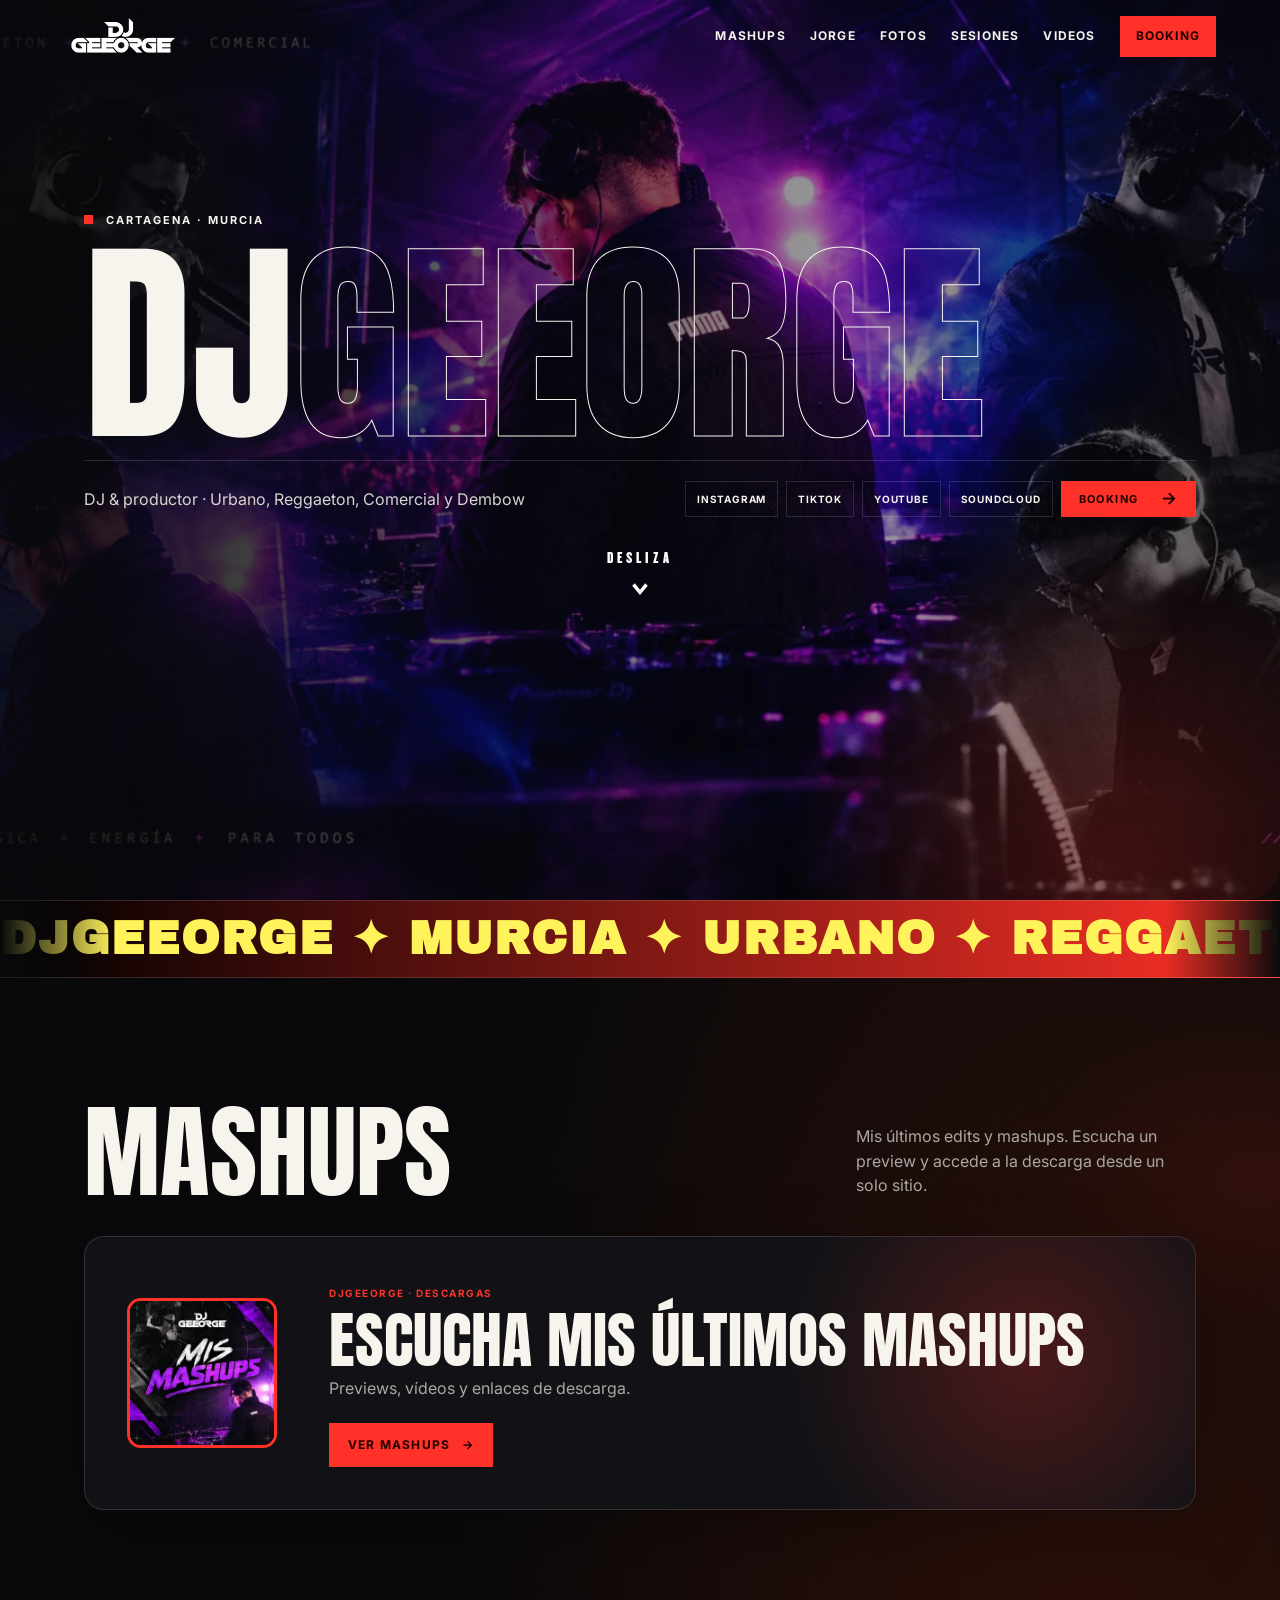
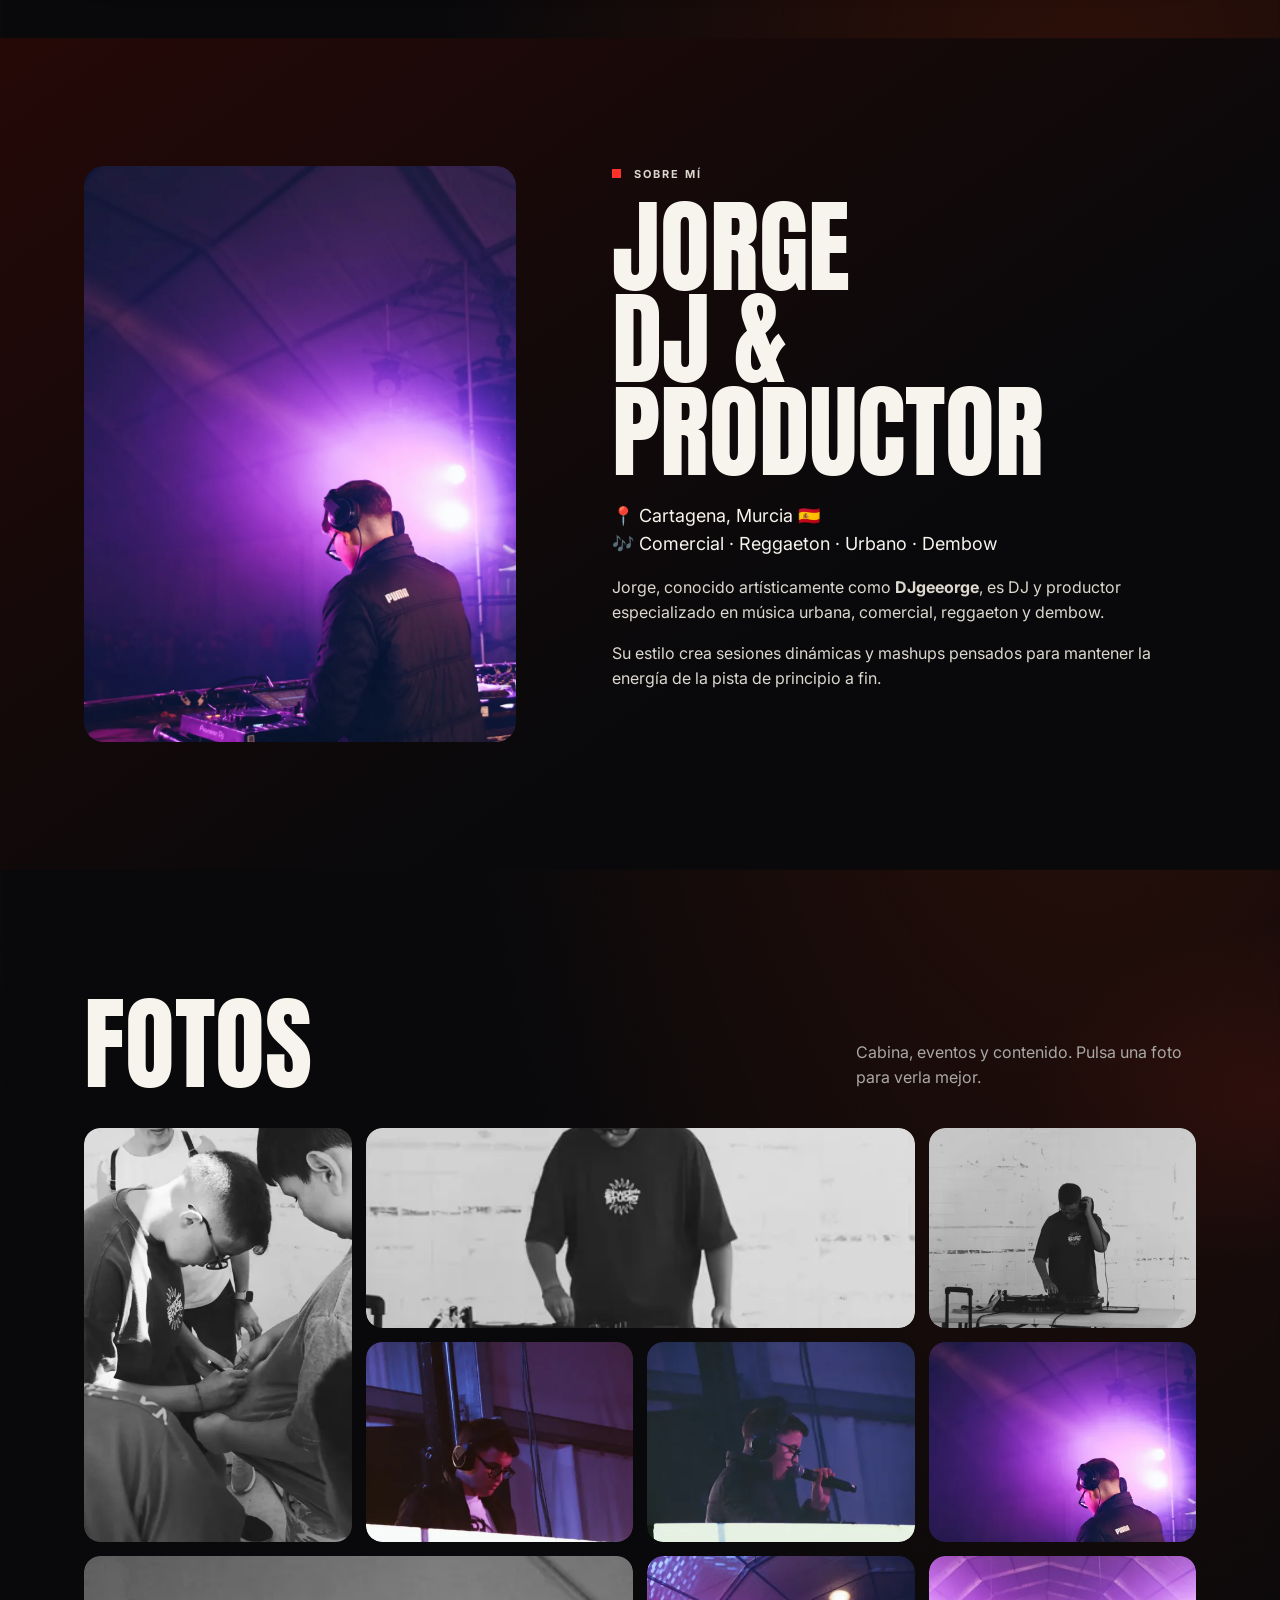
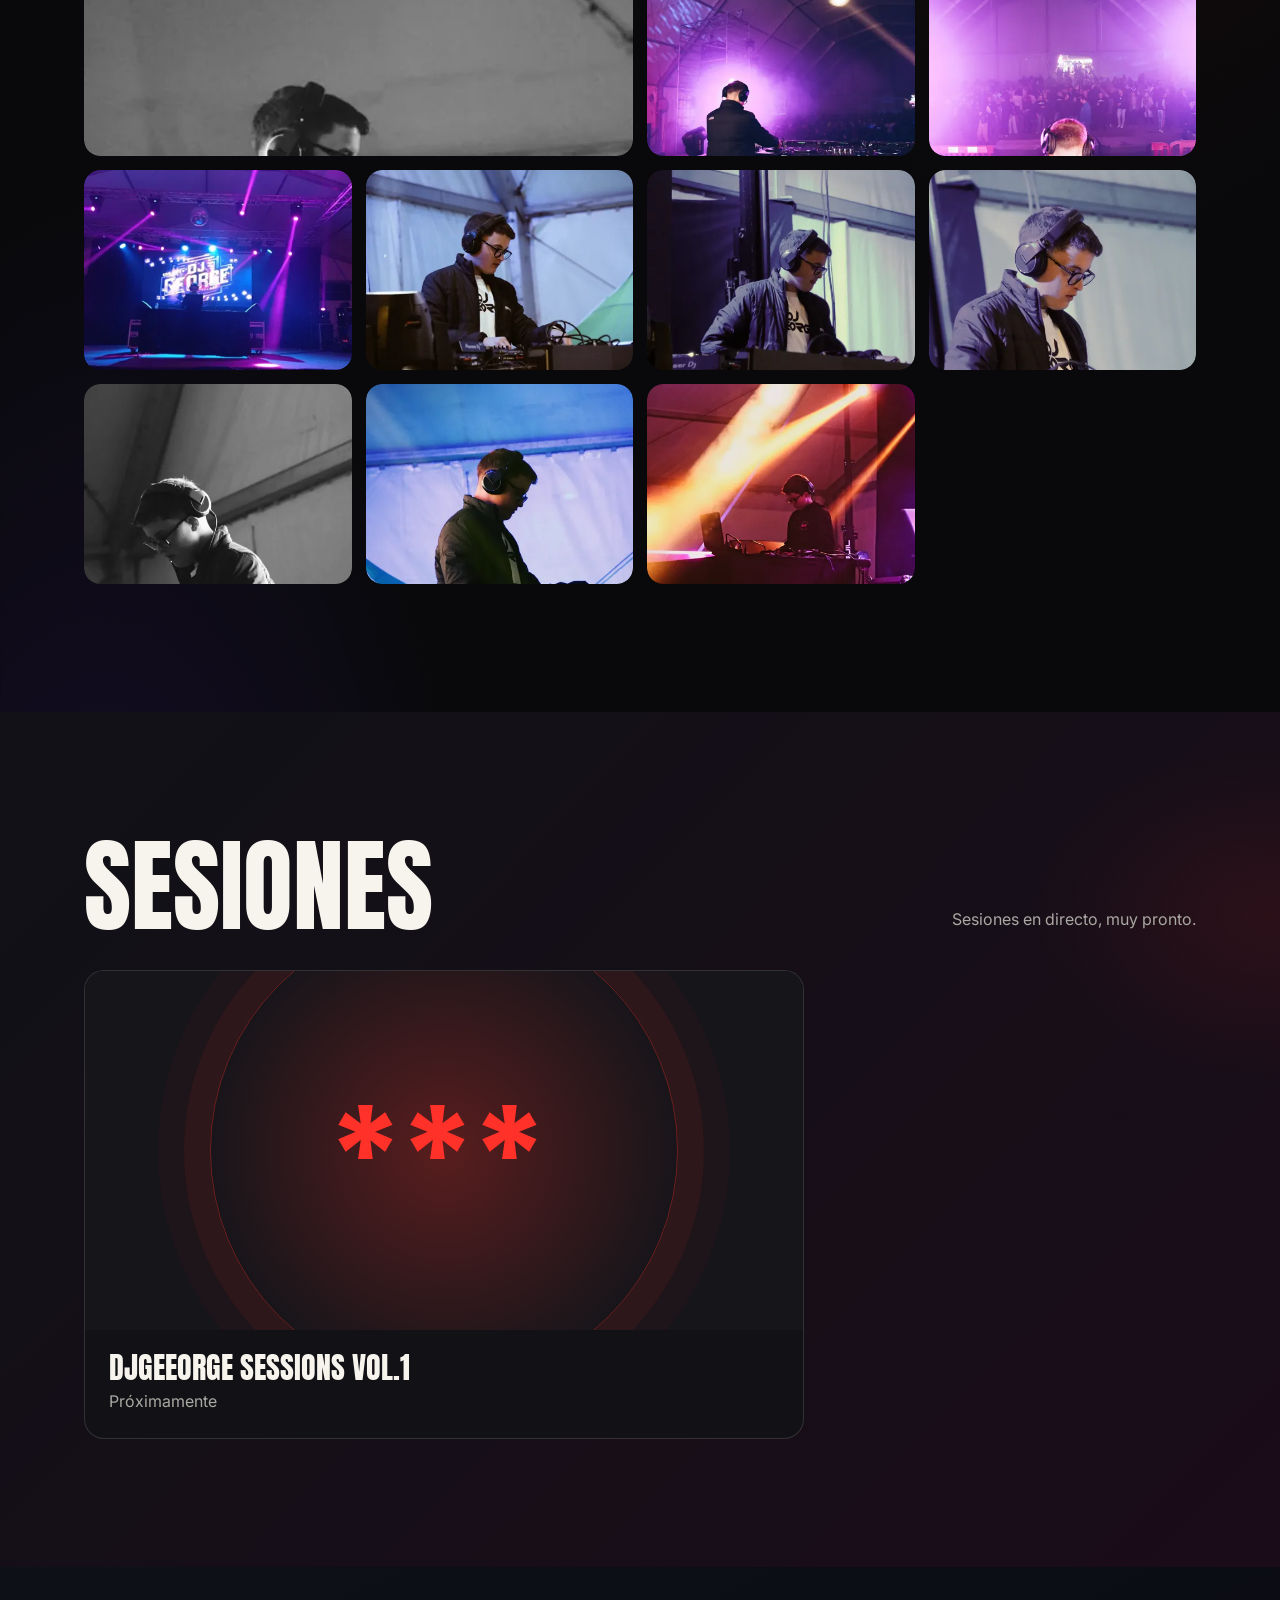
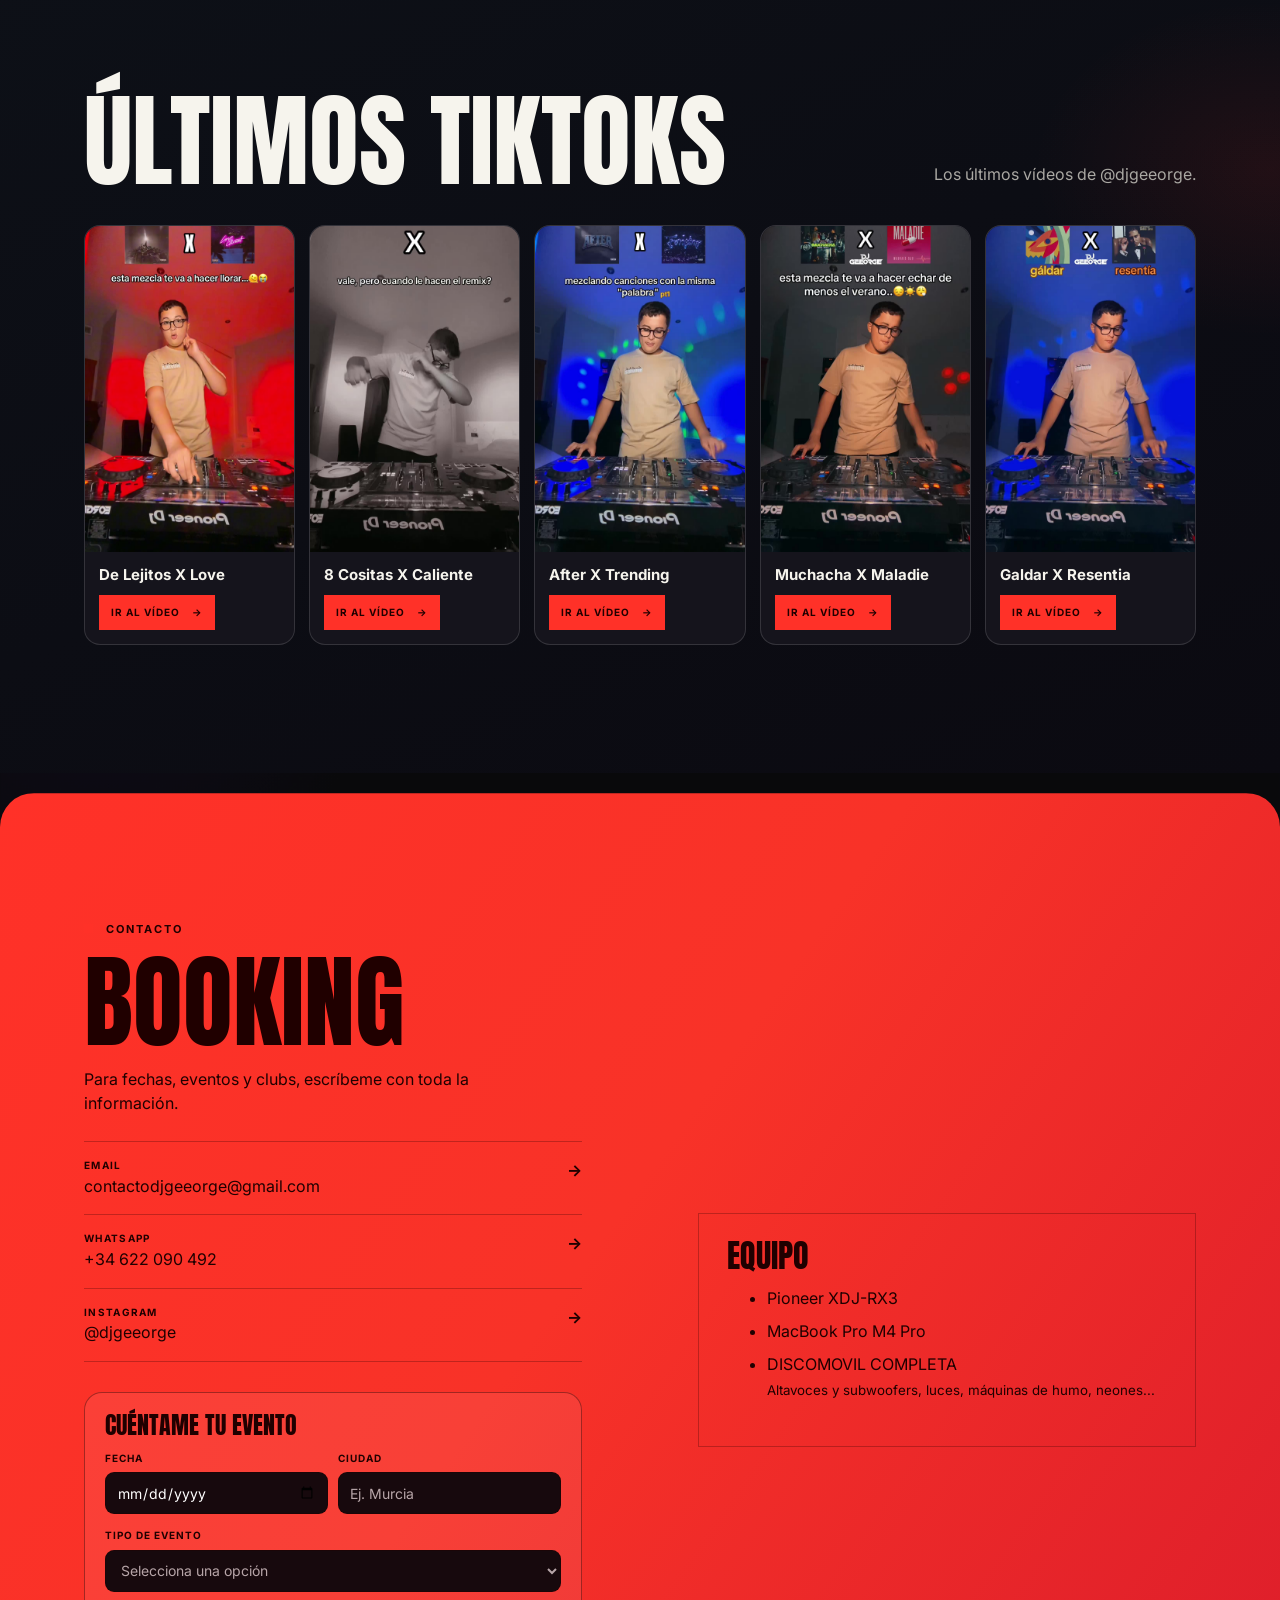
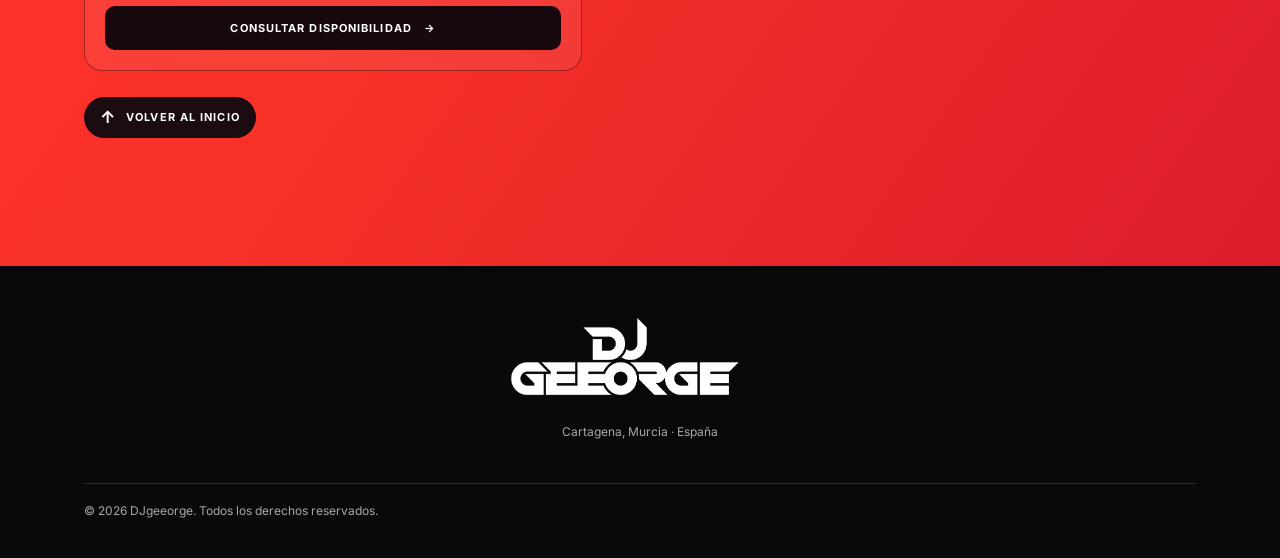
<file: index.html>
<!doctype html>
<html lang="es">
    <head>
        <meta charset="utf-8">
        <meta name="viewport" content="width=device-width, initial-scale=1">
        <meta name="theme-color" content="#09090b">
        <link rel="icon" type="image/jpeg" href="assets/web/mashups-cover.jpg">
        <meta name="description" content="DJgeeorge, DJ y productor de Cartagena, Murcia. Reggaetón, música urbana, remixes, mashups y booking para fiestas, clubs y eventos.">
        <meta name="robots" content="index,follow,max-image-preview:large">
        <link rel="canonical" href="https://djgeeorge.qd.je/">
        <link rel="alternate" hreflang="es-ES" href="https://djgeeorge.qd.je/">
        <meta property="og:type" content="website">
        <meta property="og:locale" content="es_ES">
        <meta property="og:site_name" content="DJgeeorge">
        <meta property="og:title" content="DJgeeorge | DJ de reggaetón y música urbana en Murcia">
        <meta property="og:description" content="Reggaetón, música urbana, remixes, mashups y booking para fiestas, clubs y eventos en Murcia.">
        <meta property="og:url" content="https://djgeeorge.qd.je/">
        <meta property="og:image" content="https://djgeeorge.qd.je/assets/web/social-share.jpg">
        <meta property="og:image:alt" content="DJgeeorge en directo">
        <meta name="twitter:card" content="summary_large_image">
        <meta name="twitter:title" content="DJgeeorge | DJ de reggaetón y música urbana en Murcia">
        <meta name="twitter:description" content="Reggaetón, música urbana, mashups y booking en Murcia.">
        <meta name="twitter:image" content="https://djgeeorge.qd.je/assets/web/social-share.jpg">
        <title>DJgeeorge | DJ de reggaetón y música urbana en Murcia</title>
        <script type="application/ld+json">
        {"@context":"https://schema.org","@type":"Person","@id":"https://djgeeorge.qd.je/#djgeeorge","name":"DJgeeorge","alternateName":["DJ Geeorge","Jorge"],"jobTitle":"DJ y productor musical","description":"DJ y productor de Cartagena, Murcia, especializado en reggaetón, música urbana, comercial y dembow.","url":"https://djgeeorge.qd.je/","image":"https://djgeeorge.qd.je/assets/web/social-share.jpg","homeLocation":{"@type":"Place","name":"Cartagena, Murcia, España"},"knowsAbout":["Reggaetón","Música urbana","Mashups","Remixes","Dembow"],"sameAs":["https://www.instagram.com/djgeeorge","https://www.tiktok.com/@djgeeorge","https://www.youtube.com/@DJgeeorge/videos","https://soundcloud.com/djgeeorge/tracks"]}
        </script>

        <link rel="preconnect" href="https://fonts.googleapis.com">
        <link rel="preconnect" href="https://fonts.gstatic.com" crossorigin>
        <link rel="preload" href="assets/web/hero.webp" as="image" type="image/webp" fetchpriority="high">
        <link href="https://fonts.googleapis.com/css2?family=Anton&family=Archivo+Black&family=Inter:wght@400;500;600;700&display=optional" rel="stylesheet">
        <link rel="stylesheet" href="site.css?v=20261016-fix1">
        <script src="booking-form.js" defer></script>
    </head>
    <body>
        <nav class="nav is-solid" id="nav" aria-label="Navegación principal">
            <a class="brand" href="#inicio" aria-label="DJgeeorge, inicio"><img src="logos/logo-blanco.png" alt="DJgeeorge" width="3940" height="1080"></a>
            <button class="menu-button" id="menu-button" aria-expanded="false" aria-controls="menu">Menú</button>
            <div class="menu" id="menu">
                <a href="#mashups">Mashups</a>
                <a href="#jorge">Jorge</a>
                <a href="#fotos">Fotos</a>
                <a href="#sesiones">sesiones</a>
                <a href="#tiktok" class="">videos</a>
                <a class="button button-small" href="#booking">Booking</a>
            </div>
        </nav>
        <header class="hero" id="inicio">
            <div class="container hero-content">
                <p class="eyebrow"><span></span> Cartagena · Murcia</p>
                <h1>DJ<span>geeorge</span></h1>
                <div class="hero-footer">
                    <p>DJ & productor · Urbano, Reggaeton, Comercial y Dembow</p>
                    <div class="socials">
                        <a href="https://www.instagram.com/djgeeorge" target="_blank" rel="noopener">Instagram</a>
                        <a href="https://www.tiktok.com/@djgeeorge" target="_blank" rel="noopener">TikTok</a>
                        <a href="https://www.youtube.com/@DJgeeorge/videos" target="_blank" rel="noopener">YouTube</a>
                        <a href="https://soundcloud.com/djgeeorge/tracks" target="_blank" rel="noopener">SoundCloud</a>
                        <a class="booking-cta" href="#booking"><span>Booking</span><b>→</b></a>
                    </div>
                </div>
                <a href="#mashups" class="scroll-cue" aria-label="Desliza hacia abajo"> <span class="scroll-cue-text">Desliza</span> <svg class="scroll-cue-arrow" viewBox="0 0 40 40" xmlns="http://www.w3.org/2000/svg" aria-hidden="true">
                        <path d="M8 12 L20 26 L32 12 L28 8 L20 18 L12 8 Z" fill="currentColor"/>
                    </svg> </a>
            </div>
        </header>
        <div class="ticker" aria-hidden="true">
            <div>
                <span>DJGEEORGE&nbsp;✦&nbsp;MURCIA&nbsp;✦&nbsp;URBANO&nbsp;✦&nbsp;REGGAETON&nbsp;✦&nbsp;COMERCIAL&nbsp;✦&nbsp;DEMBOW&nbsp;✦&nbsp;</span>
                <span>DJGEEORGE&nbsp;✦&nbsp;MURCIA&nbsp;✦&nbsp;URBANO&nbsp;✦&nbsp;REGGAETON&nbsp;✦&nbsp;COMERCIAL&nbsp;✦&nbsp;DEMBOW&nbsp;✦&nbsp;</span>
                <span>DJGEEORGE&nbsp;✦&nbsp;MURCIA&nbsp;✦&nbsp;URBANO&nbsp;✦&nbsp;REGGAETON&nbsp;✦&nbsp;COMERCIAL&nbsp;✦&nbsp;DEMBOW&nbsp;✦&nbsp;</span>
                <span>DJGEEORGE&nbsp;✦&nbsp;MURCIA&nbsp;✦&nbsp;URBANO&nbsp;✦&nbsp;REGGAETON&nbsp;✦&nbsp;COMERCIAL&nbsp;✦&nbsp;DEMBOW&nbsp;✦&nbsp;</span>
            </div>
        </div>
        <main>
            <section class="section" id="mashups">
                <div class="container">
                    <div class="heading">
                        <h2>Mashups</h2>
                        <p>Mis últimos edits y mashups. Escucha un preview y accede a la descarga desde un solo sitio.</p>
                    </div>
                    <a class="mashups-link" href="descargas/"><img class="mashups-mark" src="assets/web/mashups-cover-thumb.webp" alt="DJgeeorge - Mis Mashups"><div>
                            <small>DJgeeorge · Descargas</small>
                            <h3>Escucha mis últimos mashups</h3>
                            <p>Previews, vídeos y enlaces de descarga.</p>
                            <span class="button">Ver mashups <b>→</b></span>
                        </div></a>
                </div>
                <div class="scroll-indicator">
                    <div class="scroll-arrow"></div>
                   
                </div>
            </section>
            <section class="section bio" id="jorge">
                <div class="container bio-grid">
                    <img src="assets/web/bio.webp" alt="DJgeeorge en cabina" loading="lazy">
                    <div>
                        <p class="eyebrow"><span></span> Sobre mí</p>
                        <h2>Jorge<br>DJ & productor</h2>
                        <p class="intro">📍 Cartagena, Murcia 🇪🇸<br>🎶 Comercial · Reggaeton · Urbano · Dembow</p>
                        <p>Jorge, conocido artísticamente como <strong>DJgeeorge</strong>, es DJ y productor especializado en música urbana, comercial, reggaeton y dembow.</p>
                        <p>Su estilo crea sesiones dinámicas y mashups pensados para mantener la energía de la pista de principio a fin.</p>
                    </div>
                </div>
            </section>
            <section class="section reveal is-visible" id="fotos">
                <div class="container">
                    <div class="heading">
                        <h2>Fotos</h2>
                        <p>Cabina, eventos y contenido. Pulsa una foto para verla mejor.</p>
                    </div>
                    <div class="gallery">
                        <button class="gallery-button">
                            <img src="assets/web/gallery-01-thumb.webp" data-full="assets/web/gallery-01.webp" alt="DJgeeorge en directo" width="480" height="640" loading="lazy">
                        </button>
                        <button class="gallery-button">
                            <img src="assets/web/gallery-02-thumb.webp" data-full="assets/web/gallery-02.webp" alt="DJgeeorge en cabina" width="480" height="640" loading="lazy">
                        </button>
                        <button class="gallery-button">
                            <img src="assets/web/gallery-03-thumb.webp" data-full="assets/web/gallery-03.webp" alt="DJgeeorge durante un evento" width="480" height="640" loading="lazy">
                        </button>
                        <button class="gallery-button">
                            <img src="assets/web/gallery-04-thumb.webp" data-full="assets/web/gallery-04.webp" alt="DJgeeorge" width="480" height="720" loading="lazy">
                        </button>
                        <button class="gallery-button">
                            <img src="assets/web/gallery-05-thumb.webp" data-full="assets/web/gallery-05.webp" alt="DJgeeorge en directo" width="480" height="320" loading="lazy">
                        </button>
                        <button class="gallery-button">
                            <img src="assets/web/gallery-06-thumb.webp" data-full="assets/web/gallery-06.webp" alt="DJgeeorge en cabina" width="480" height="720" loading="lazy">
                        </button>
                        <button class="gallery-button">
                            <img src="assets/web/gallery-07-thumb.webp" data-full="assets/web/gallery-07.webp" alt="DJgeeorge durante un evento" width="480" height="720" loading="lazy">
                        </button>
                        <button class="gallery-button">
                            <img src="assets/web/gallery-08-thumb.webp" data-full="assets/web/gallery-08.webp" alt="DJgeeorge" width="480" height="320" loading="lazy">
                        </button>
                        <button class="gallery-button">
                            <img src="assets/web/gallery-09-thumb.webp" data-full="assets/web/gallery-09.webp" alt="DJgeeorge en directo" width="480" height="720" loading="lazy">
                        </button>
                        <button class="gallery-button">
                            <img src="assets/web/gallery-10-thumb.webp" data-full="assets/web/gallery-10.webp" alt="DJgeeorge en cabina" width="480" height="270" loading="lazy">
                        </button>
                        <button class="gallery-button">
                            <img src="assets/web/gallery-11-thumb.webp" data-full="assets/web/gallery-11.webp" alt="DJgeeorge durante un evento" width="480" height="320" loading="lazy">
                        </button>
                        <button class="gallery-button">
                            <img src="assets/web/gallery-12-thumb.webp" data-full="assets/web/gallery-12.webp" alt="DJgeeorge" width="480" height="720" loading="lazy">
                        </button>
                        <button class="gallery-button">
                            <img src="assets/web/gallery-13-thumb.webp" data-full="assets/web/gallery-13.webp" alt="DJgeeorge en directo" width="480" height="720" loading="lazy">
                        </button>
                        <button class="gallery-button">
                            <img src="assets/web/gallery-14-thumb.webp" data-full="assets/web/gallery-14.webp" alt="DJgeeorge en cabina" width="480" height="720" loading="lazy">
                        </button>
                        <button class="gallery-button">
                            <img src="assets/web/gallery-15-thumb.webp" data-full="assets/web/gallery-15.webp" alt="DJgeeorge durante un evento" width="480" height="720" loading="lazy">
                        </button>
                        <button class="gallery-button">
                            <img src="assets/web/gallery-16-thumb.webp" data-full="assets/web/gallery-16.webp" alt="DJgeeorge" width="480" height="480" loading="lazy">
                        </button>
                    </div>
                </div>
            </section>
            <section class="section sessions" id="sesiones">
                <div class="container">
                    <div class="heading">
                        <h2>Sesiones</h2>
                        <p>Sesiones en directo, muy pronto.</p>
                    </div>
                    <article class="session">
                        <div class="session-art">
                            <b>***</b>
                        </div>
                        <div class="session-body">
                            <h3>DJgeeorge Sessions Vol.1</h3>
                            <p>Próximamente</p>
                        </div>
                    </article>
                </div>
            </section>
            <section class="section tiktok-section" id="tiktok">
                <div class="container">
                    <div class="heading">
                        <h2>Últimos TikToks</h2>
                        <p>Los últimos vídeos de @djgeeorge.</p>
                    </div>
                    <div class="tiktok-grid" id="tiktok-grid"></div>
                </div>
            </section>
            <section class="booking section" id="booking">
                <div class="container booking-grid">
                    <div>
                        <p class="eyebrow"><span></span> Contacto</p>
                        <h2>Booking</h2>
                        <p>Para fechas, eventos y clubs, escríbeme con toda la información.</p>
                        <div class="contacts">
                            <a href="mailto:contactodjgeeorge@gmail.com"><span><small>Email</small>contactodjgeeorge@gmail.com</span><b>→</b></a>
                            <a href="https://wa.me/34622090492" target="_blank" rel="noopener"><span><small>WhatsApp</small>+34 622 090 492</span><b>→</b></a>
                            <a href="https://www.instagram.com/djgeeorge" target="_blank" rel="noopener"><span><small>Instagram</small>@djgeeorge</span><b>→</b></a>
                        </div>
                        <form class="booking-form" id="booking-form">
                            <h3>Cuéntame tu evento</h3>
                            <div class="booking-form-grid">
                                <label>Fecha<input name="fecha" type="date" required></label>
                                <label>Ciudad<input name="ciudad" type="text" placeholder="Ej. Murcia" required></label>
                            </div>
                            <label>Tipo de evento<select name="evento" required><option value="" selected disabled>Selecciona una opción</option><option>Fiesta privada</option><option>Club / discoteca</option><option>Boda</option><option>Evento de empresa</option><option>Otro</option></select></label>
                            <button type="submit">Consultar disponibilidad <b>→</b></button>
                        </form>
                        <a class="back-to-top" href="#inicio"><span>↑</span> Volver al inicio</a>
                    </div>
                    <aside>
                        <h3>Equipo</h3>
                        <ul>
                            <li>Pioneer XDJ-RX3</li>
                            <li>MacBook Pro M4 Pro</li>
                            <li>DISCOMOVIL COMPLETA<br>
                                <small>Altavoces y subwoofers, luces, máquinas de humo, neones...</small>
                            </li>
                        </ul>
                    </aside>
                </div>
            </section>
        </main>
        <footer>
            <div class="container">
                <img src="logos/logo-blanco.png" alt="DJgeeorge" width="3940" height="1080">
                <p>Cartagena, Murcia · España</p>
                <p>© 2026 DJgeeorge. Todos los derechos reservados.</p>
            </div>
        </footer>
        <div class="lightbox" id="lightbox" aria-hidden="true">
            <button class="lightbox-close" aria-label="Cerrar foto">×</button>
            <img id="lightbox-image" alt="">
            <p id="lightbox-caption"></p>
        </div>
        <script src="tiktoks-data.js"></script>
        <script>const nav=document.querySelector('#nav'),button=document.querySelector('#menu-button'),menu=document.querySelector('#menu');addEventListener('scroll',()=>nav.classList.toggle('is-solid',scrollY>24),{passive:true});button.addEventListener('click',()=>{const open=menu.classList.toggle('is-open');button.setAttribute('aria-expanded',open)});menu.querySelectorAll('a').forEach(a=>a.addEventListener('click',()=>{menu.classList.remove('is-open');button.setAttribute('aria-expanded','false')}));const lightbox=document.querySelector('#lightbox'),lightboxImage=document.querySelector('#lightbox-image'),lightboxCaption=document.querySelector('#lightbox-caption'),closeLightbox=()=>{lightbox.classList.remove('is-open');lightbox.setAttribute('aria-hidden','true');document.body.classList.remove('no-scroll')};document.querySelectorAll('.gallery-button').forEach(btn=>btn.addEventListener('click',()=>{const image=btn.querySelector('img');lightboxImage.src=image.dataset.full||image.currentSrc;lightboxImage.alt=image.alt;lightboxCaption.textContent=image.alt;lightbox.classList.add('is-open');lightbox.setAttribute('aria-hidden','false');document.body.classList.add('no-scroll')}));document.querySelector('.lightbox-close').addEventListener('click',closeLightbox);lightbox.addEventListener('click',e=>{if(e.target===lightbox)closeLightbox()});addEventListener('keydown',e=>{if(e.key==='Escape')closeLightbox()});const cleanTikTokTitle=value=>String(value||'').split('#')[0].split(',')[0].replace(/[\p{Extended_Pictographic}\uFE0F]/gu,'').replace(/\s+/g,' ').trim().toLowerCase().replace(/\b\w/g,l=>l.toUpperCase()),tiktokGrid=document.querySelector('#tiktok-grid'),tiktoks=(window.DJGEEORGE_TIKTOKS||[]).slice(0,5);tiktokGrid.innerHTML=tiktoks.length?tiktoks.map(video=>`<article class="tiktok-card"><img src="${video.cover}" alt="${cleanTikTokTitle(video.title)}" loading="lazy"><div><h3>${cleanTikTokTitle(video.title)}</h3><a class="button" href="${video.url}" target="_blank" rel="noopener">Ir al vídeo <b>→</b></a></div></article>`).join(''):'<a class="tiktok-empty" href="https://www.tiktok.com/@djgeeorge" target="_blank" rel="noopener">Sigue a @djgeeorge en TikTok <b>→</b></a>';const revealItems=document.querySelectorAll('.ticker, main .section, footer');revealItems.forEach(el=>el.classList.add('reveal'));const show=new IntersectionObserver(entries=>entries.forEach(entry=>{if(entry.isIntersecting){entry.target.classList.add('is-visible');show.unobserve(entry.target)}}),{threshold:.13,rootMargin:'0px 0px -7%'});revealItems.forEach(el=>show.observe(el));</script>
        <!-- Cloudflare Web Analytics -->
        <script type="module" src="https://static.cloudflareinsights.com/beacon.min.js" data-cf-beacon='{"token":"641ce010f5e84b31bc3ececbe353310a"}'></script>
        <!-- End Cloudflare Web Analytics -->
    </body>
</html>
</file>
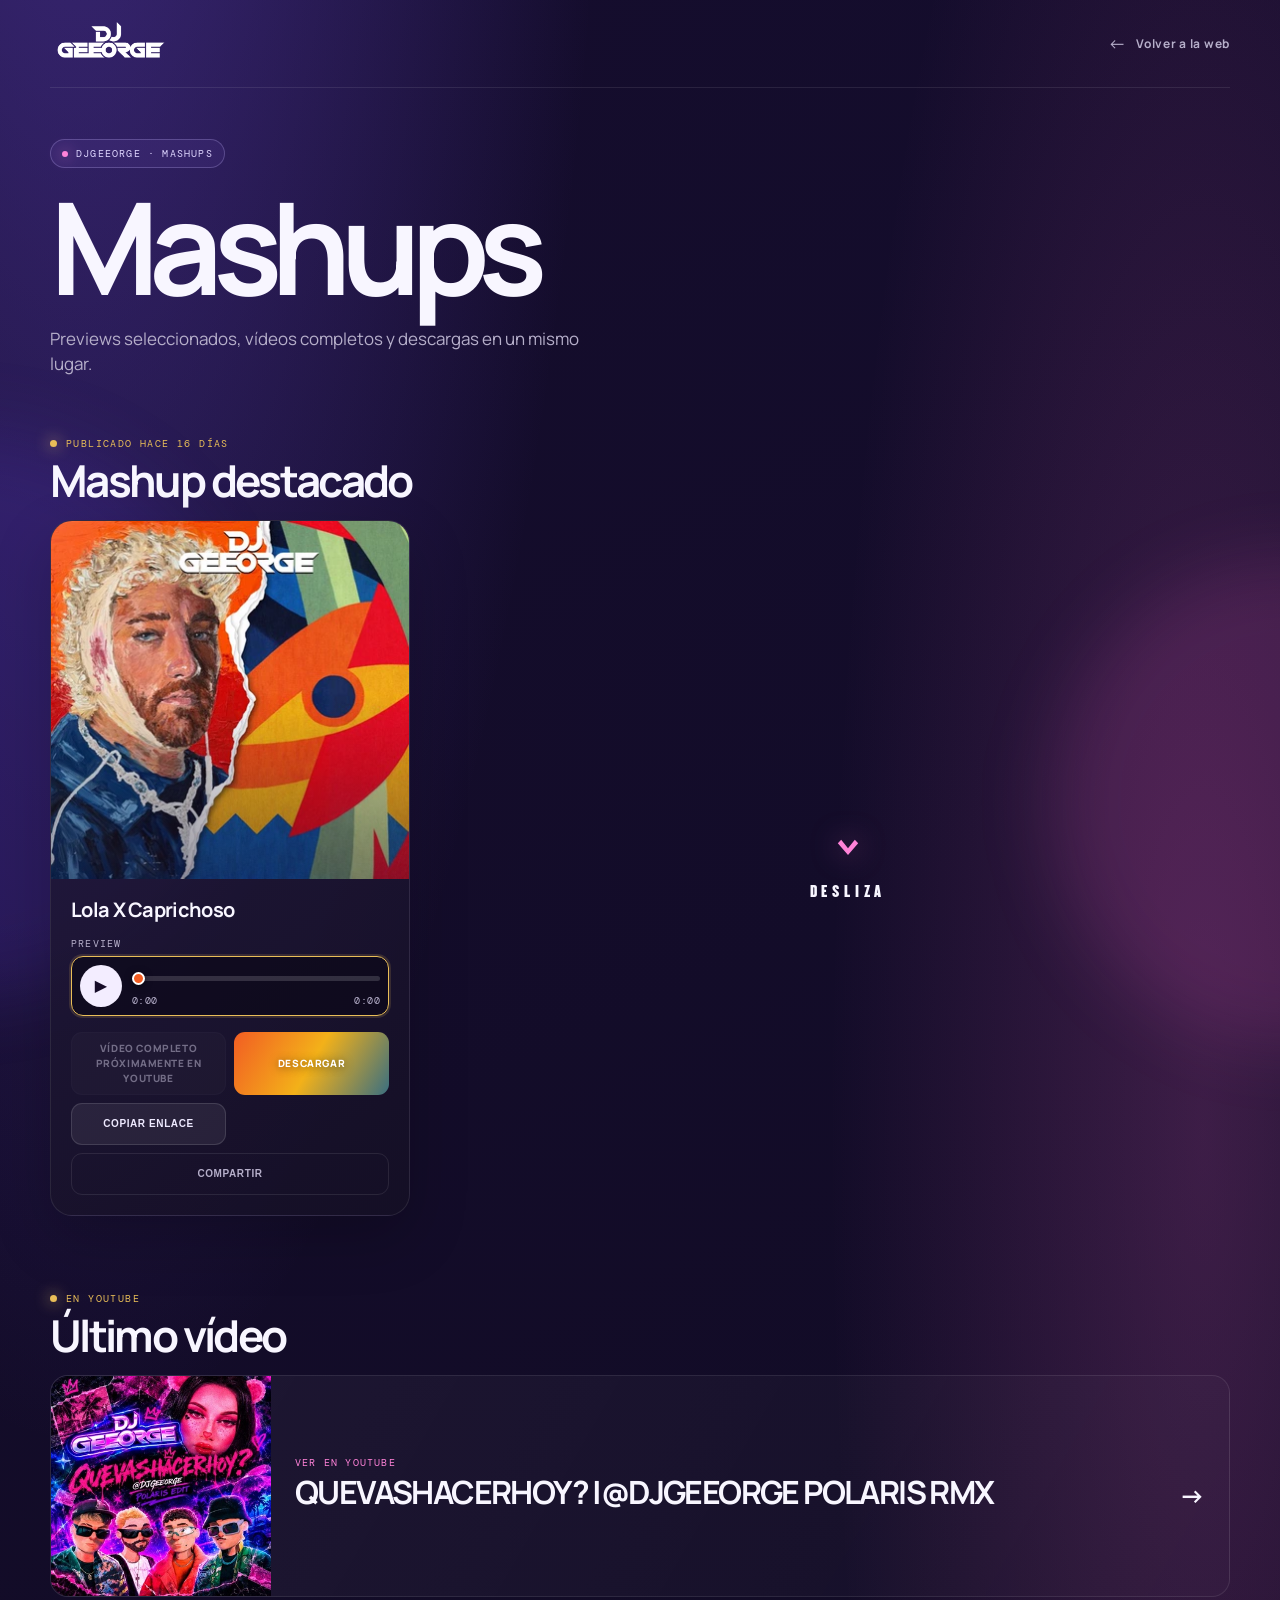
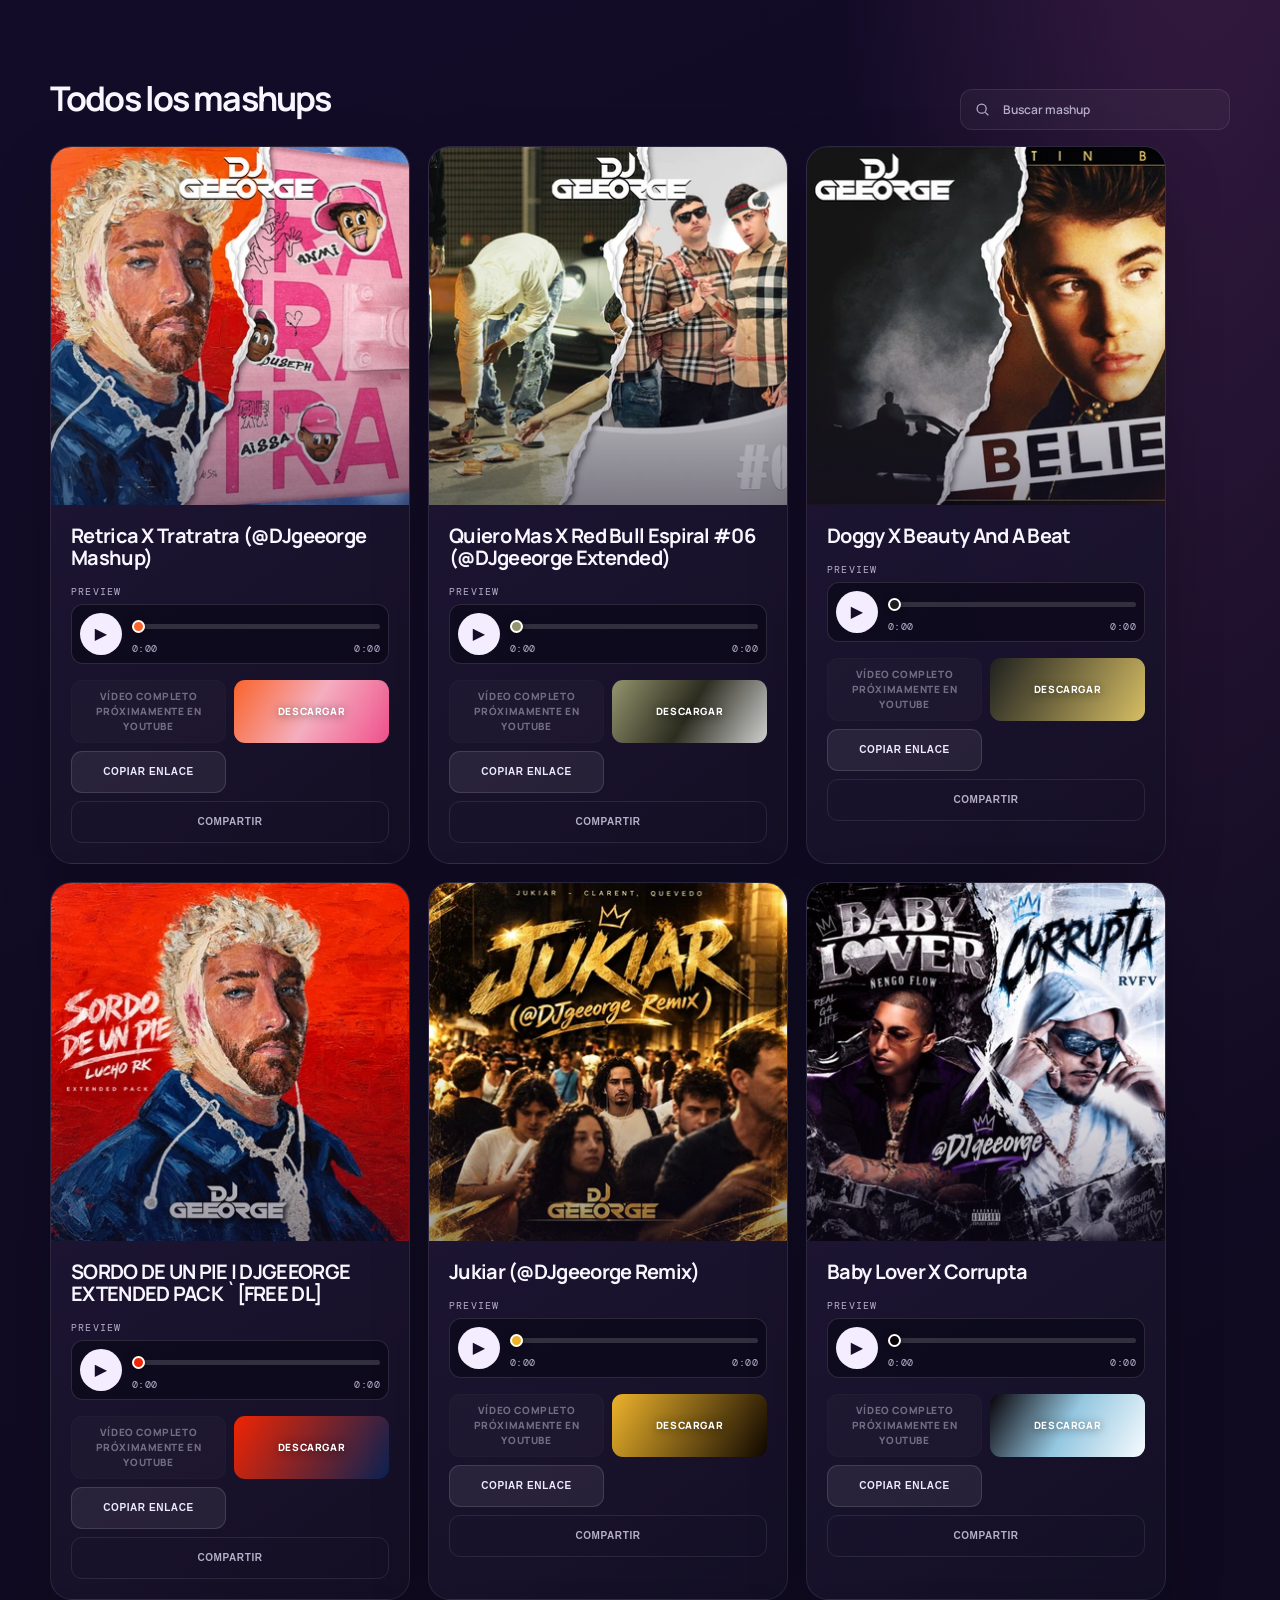
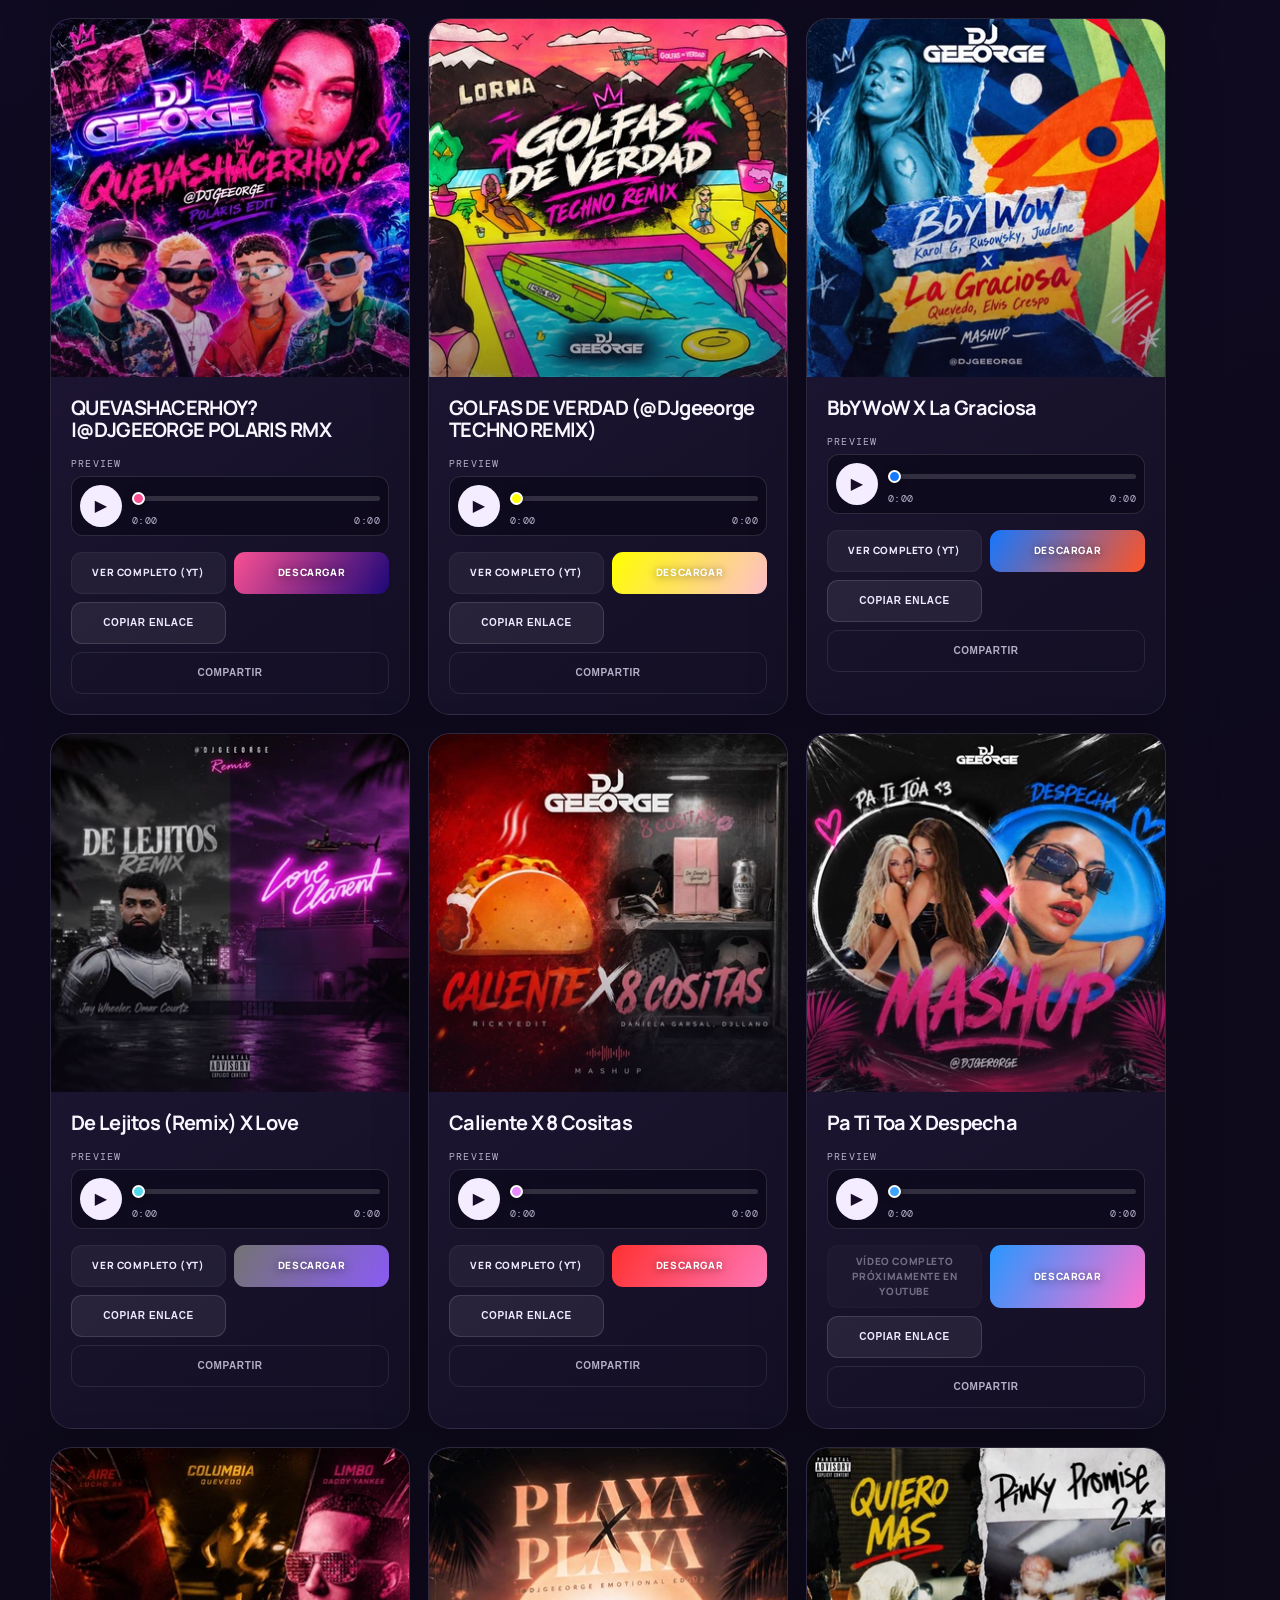
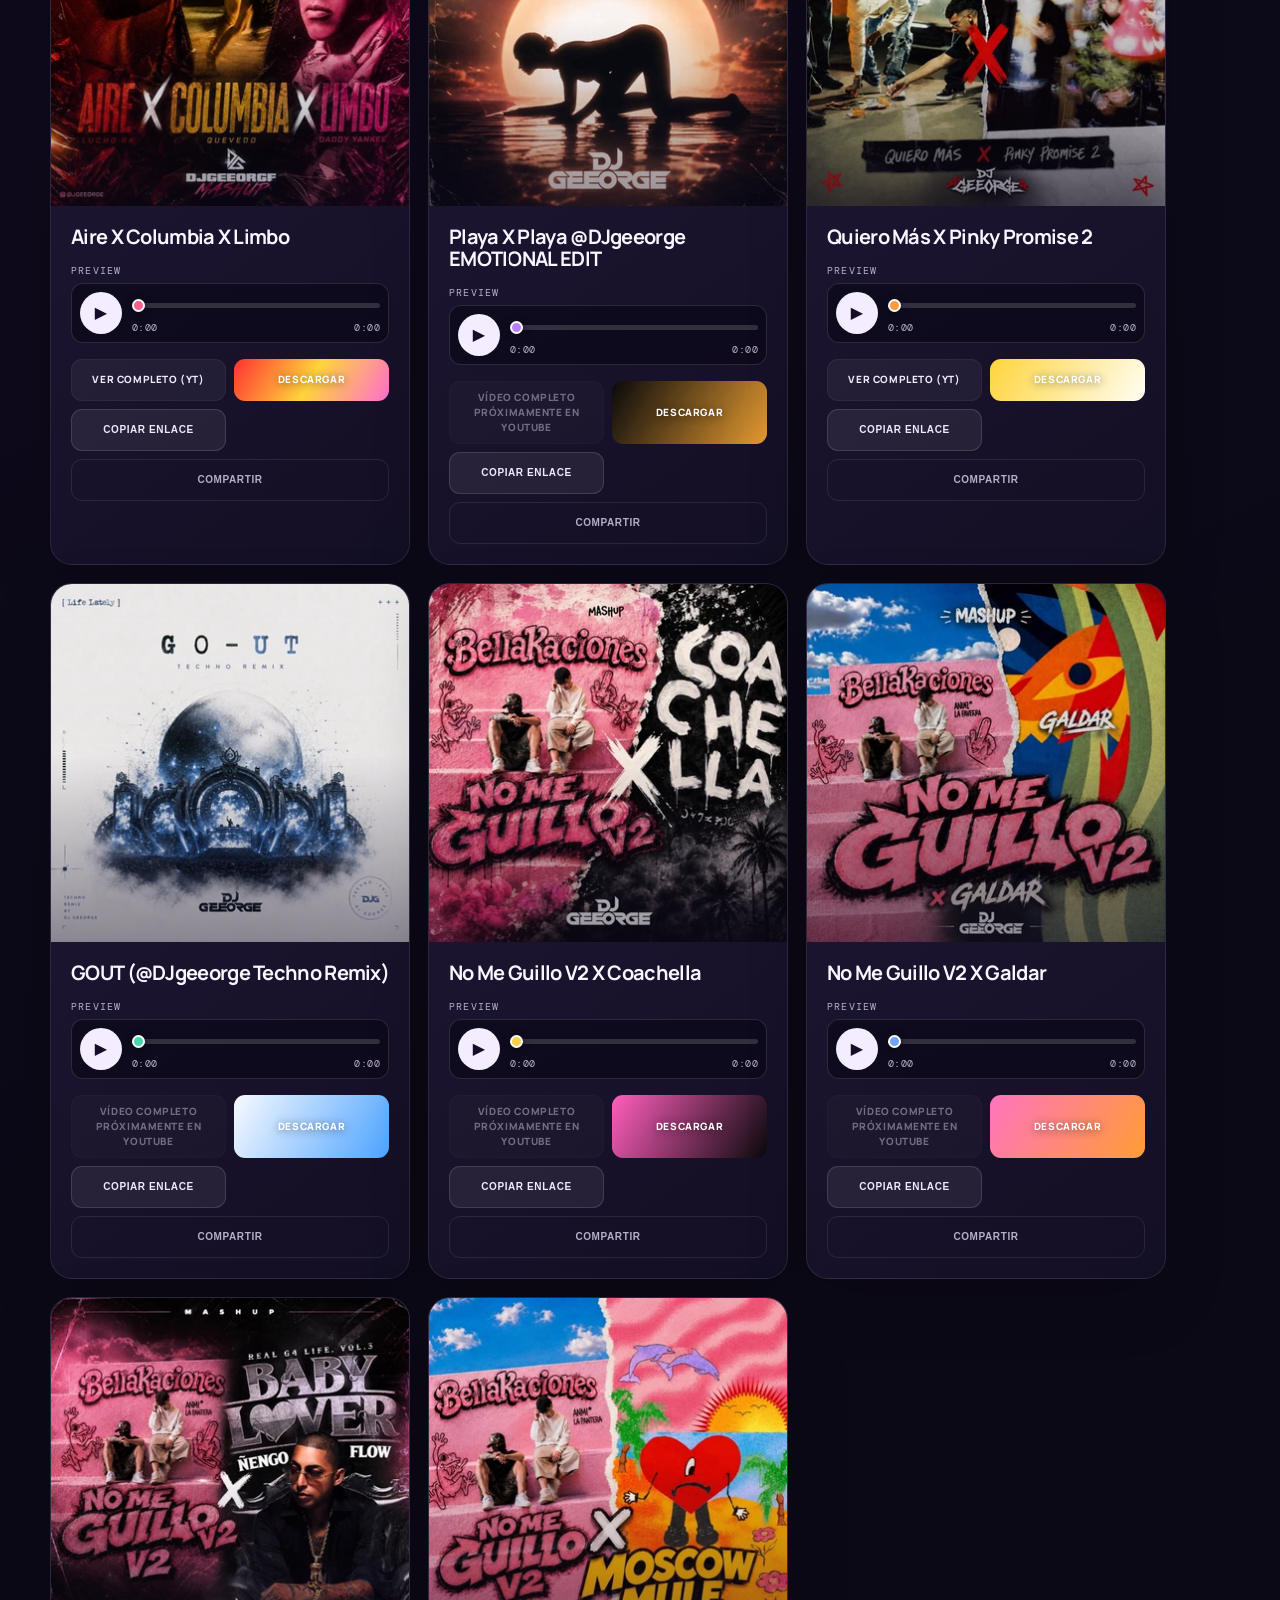
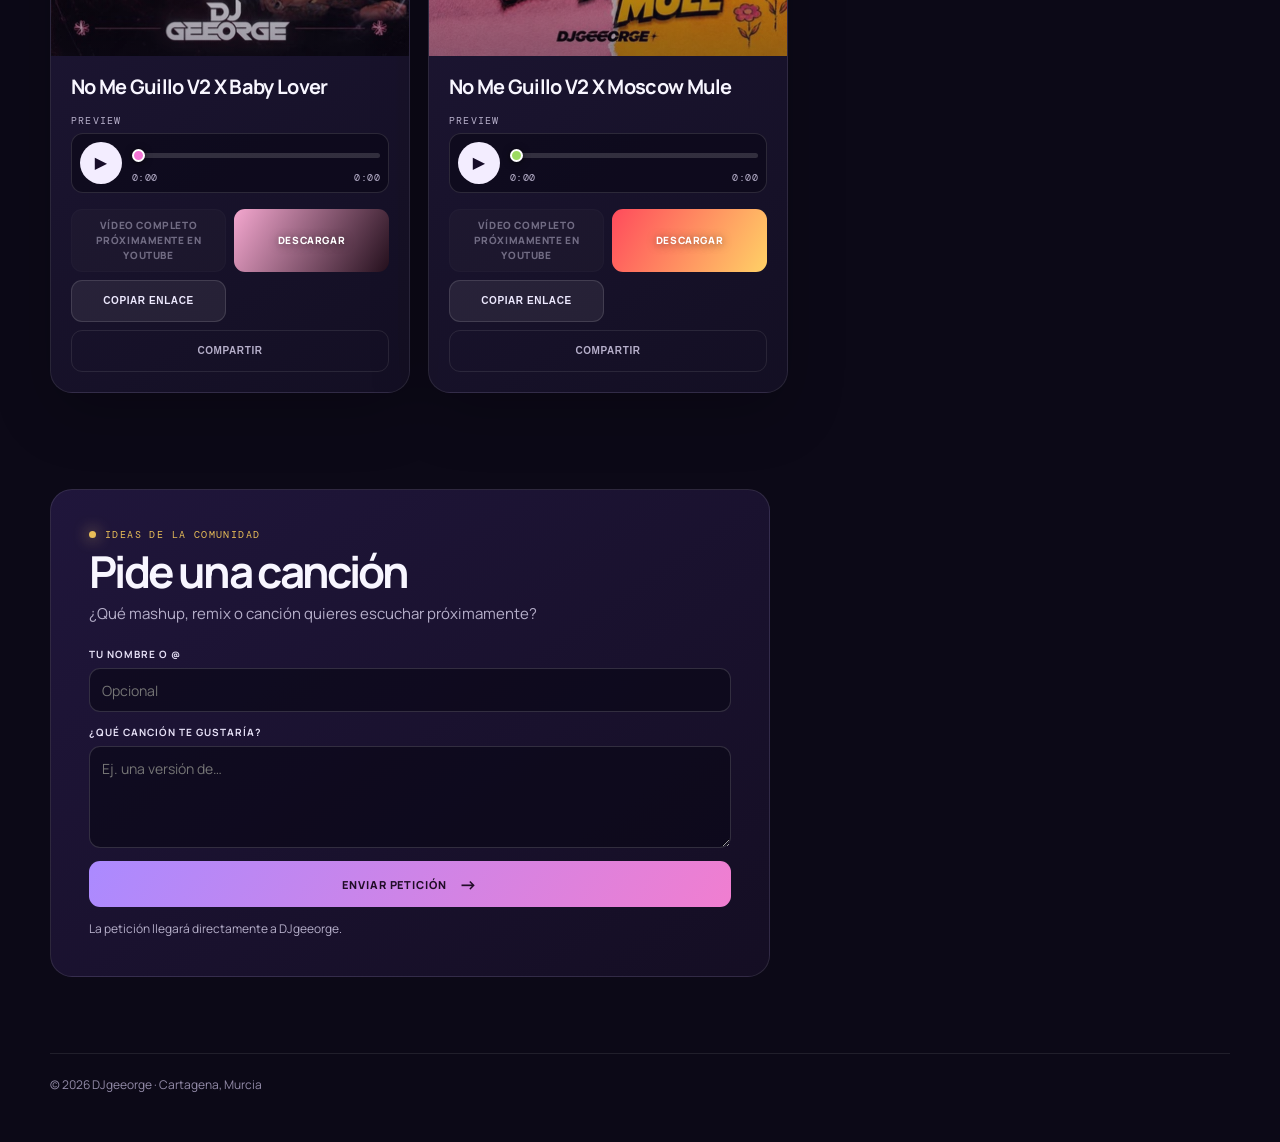
<file: descargas/index.html>
<!doctype html>
<html lang="es">
    <head>
        <meta charset="utf-8">
        <meta name="viewport" content="width=device-width,initial-scale=1">
        <meta name="theme-color" content="#100b22">
        <link rel="icon" type="image/jpeg" href="../assets/web/mashups-cover.jpg">
        <meta name="description" content="Escucha los mashups, remixes y previews de DJgeeorge: vídeos completos y enlaces de descarga desde Cartagena, Murcia.">
        <meta name="robots" content="index,follow,max-image-preview:large">
        <link rel="canonical" href="https://djgeeorge.qd.je/descargas/">
        <link rel="alternate" hreflang="es-ES" href="https://djgeeorge.qd.je/descargas/">
        <meta property="og:type" content="website">
        <meta property="og:locale" content="es_ES">
        <meta property="og:site_name" content="DJgeeorge">
        <meta property="og:title" content="Mashups y remixes de DJgeeorge">
        <meta property="og:description" content="Previews, vídeos completos y enlaces de descarga de los últimos mashups de DJgeeorge.">
        <meta property="og:url" content="https://djgeeorge.qd.je/descargas/">
        <meta property="og:image" content="https://djgeeorge.qd.je/assets/web/social-share.jpg">
        <meta property="og:image:alt" content="DJgeeorge en directo">
        <meta name="twitter:card" content="summary_large_image">
        <meta name="twitter:title" content="Mashups y remixes de DJgeeorge">
        <meta name="twitter:description" content="Previews, vídeos completos y enlaces de descarga de los últimos mashups de DJgeeorge.">
        <meta name="twitter:image" content="https://djgeeorge.qd.je/assets/web/social-share.jpg">
        <title>Mashups y remixes de DJgeeorge | DJ urbano Murcia</title>
        <script type="application/ld+json">
        {"@context":"https://schema.org","@graph":[{"@type":"CollectionPage","@id":"https://djgeeorge.qd.je/descargas/#webpage","url":"https://djgeeorge.qd.je/descargas/","name":"Mashups y remixes de DJgeeorge","description":"Previews, vídeos completos y enlaces de descarga de los mashups de DJgeeorge.","inLanguage":"es-ES","isPartOf":{"@id":"https://djgeeorge.qd.je/#website"},"about":{"@id":"https://djgeeorge.qd.je/#djgeeorge"}},{"@type":"BreadcrumbList","itemListElement":[{"@type":"ListItem","position":1,"name":"Inicio","item":"https://djgeeorge.qd.je/"},{"@type":"ListItem","position":2,"name":"Mashups","item":"https://djgeeorge.qd.je/descargas/"}]}]}
        </script>
        <link rel="preconnect" href="https://fonts.googleapis.com">
        <link rel="preconnect" href="https://fonts.gstatic.com" crossorigin>
        <link href="https://fonts.googleapis.com/css2?family=DM+Mono&family=Manrope:wght@400;500;600;700;800&display=swap" rel="stylesheet">
        <link rel="stylesheet" href="player.css?v=20261016">
        <style>:root { --bg: #100b22; --panel: #1b1331cc; --ink: #f8f6ff; --muted: #b6afca; --violet: #a083ff; --pink: #ff83d8; --gold: #e9be58; --line: #ffffff17; --font: Manrope,system-ui,sans-serif; } @font-face{ font-family: "Champion Gothic"; src: url("../assets/fonts/Champion%20Gothic%20Welterweight.otf") format("opentype"); font-weight: 700; font-display: swap; } * { box-sizing: border-box; } html { scroll-behavior: smooth; } body { min-height: 100vh; margin: 0; overflow-x: hidden; background: radial-gradient(ellipse 62% 40% at 6% -8%,#7651ec70,transparent 68%),radial-gradient(ellipse 45% 34% at 94% 15%,#f569cf30,transparent 65%),linear-gradient(155deg,#150d2e,#0c0917 74%); color: var(--ink); font: 15px/1.5 var(--font); } body:before, body:after { content: ""; position: fixed; z-index: -1; border-radius: 50%; filter: blur(35px); pointer-events: none; } body:before { width: 44vw; height: 44vw; top: 48%; left: -25vw; background: #5b3bd032; } body:after { width: 38vw; height: 38vw; right: -20vw; top: 62%; background: #f35fca21; } a { color: inherit; text-decoration: none; } .wrap { width: min(1180px,calc(100% - 48px)); margin: auto; } .nav { height: 88px; display: flex; align-items: center; justify-content: space-between; border-bottom: 1px solid var(--line); } .brand img { width: 136px; height: auto; } .back { display: flex; align-items: center; gap: 9px; color: var(--muted); font-size: 12px; font-weight: 700; letter-spacing: .06em; } .back:hover { color: #fff; } .back b { font-size: 18px; font-weight: 400; } header { padding: clamp(10px,4vw,60px) 0 60px; } .tag { display: inline-flex; align-items: center; gap: 8px; padding: 7px 11px; border: 1px solid #c7b9ff42; border-radius: 99px; background: #9c7dff13; color: #dfd6ff; font: 10px 'DM Mono'; letter-spacing: .12em; text-transform: uppercase; } .tag:before { content: ""; width: 6px; height: 6px; border-radius: 50%; background: var(--pink); box-shadow: 0 0 16px var(--pink); } h1 { max-width: 800px; margin: 18px 0; font-size: clamp(54px,10vw,136px); line-height: .87; letter-spacing: -.08em; } header p { max-width: 530px; margin: 0; color: var(--muted); font-size: 17px; } .featured-section { margin: 0 0 76px; } .featured-body { display: flex; align-items: center; gap: 56px; } .section-label { display: flex; align-items: center; gap: 9px; margin: 0 0 8px; color: var(--gold); font: 10px 'DM Mono'; letter-spacing: .14em; text-transform: uppercase; } .section-label:before { content: ""; width: 7px; height: 7px; border-radius: 50%; background: var(--gold); box-shadow: 0 0 15px #edc66b; } .section-title { margin: 0 0 18px; font-size: clamp(28px,4vw,44px); line-height: 1; letter-spacing: -.06em; } .featured-card { max-width: 360px; } .featured-card.is-visible { animation: featured-glow 5.5s ease-in-out infinite; } .featured-card .preview { border: 1px solid var(--gold); border-radius: 11px; box-shadow: 0 0 0 2px #e9be5826; accent-color: var(--gold); } .featured-side { display: none; } .all-title { margin: 0 0 22px; font-size: clamp(25px,3vw,34px); letter-spacing: -.055em; } .grid { display: grid; grid-template-columns: repeat(auto-fit,minmax(280px,1fr)); gap: 18px; padding-bottom: 96px; } .card { position: relative; overflow: hidden; border: 1px solid var(--line); border-radius: 22px; background: linear-gradient(145deg,#231a3dde,#151025de); box-shadow: 0 22px 60px #00000032; } .cover { position: relative; aspect-ratio: 1; overflow: hidden; background: #271c48; } .cover:after { content: ""; position: absolute; inset: 0; background: linear-gradient(180deg,transparent 48%,#130d2570); } .cover img { width: 100%; height: 100%; object-fit: cover; } .content { padding: 20px; } .content h2 { margin: 0 0 16px; font-size: 20px; letter-spacing: -.035em; line-height: 1.1; } .preview-label { display: block; margin-bottom: 6px; color: var(--muted); font: 10px 'DM Mono'; letter-spacing: .12em; text-transform: uppercase; } .preview { width: 100%; height: 38px; margin: 0 0 16px; accent-color: var(--pink); } .actions { display: grid; grid-template-columns: 1fr 1fr; gap: 8px; } .action { display: flex; align-items: center; justify-content: center; min-height: 42px; padding: 8px; border: 1px solid #ffffff0d; border-radius: 11px; background: #ffffff0d; color: #eeeaff; font-size: 10px; font-weight: 800; letter-spacing: .06em; text-align: center; text-transform: uppercase; cursor: pointer; } .action.download { border: 0; background: linear-gradient(120deg,#ab8aff,#f07ed0); color: #1b0923; } .action.share { grid-column: span 2; background: transparent; border-color: var(--line); color: var(--muted); } .action.disabled { opacity: .42; pointer-events: none; } .empty { grid-column: 1/-1; padding: 48px; border: 1px dashed var(--line); border-radius: 18px; color: var(--muted); } .footer { padding: 22px 0 48px; border-top: 1px solid var(--line); color: #938ba8; font-size: 12px; } .reveal { opacity: 0; transform: translateY(18px); transition: opacity .3s ease,transform .3s ease; } .reveal.is-visible { opacity: 1; transform: none; } .card.is-shared { box-shadow: 0 0 0 4px #f496df48,0 0 60px #b59aff7a; } @keyframes featured-glow{ 0%, 100% {  box-shadow: 0 22px 60px #00000032; }  50% {  box-shadow: 0 22px 60px #00000032,0 0 30px #e9be582d; } } @media (min-width:860px){ .featured-side {  display: flex;  flex: 1;  align-items: center;  justify-content: center; } } .scroll-cue { display: flex; flex-direction: column; align-items: center; gap: 14px; color: var(--ink); text-decoration: none; animation: scroll-cue-float 2.2s ease-in-out infinite; } .scroll-cue-arrow { width: 34px; height: 34px; color: var(--pink); filter: drop-shadow(0 0 14px #ff83d880); } .scroll-cue-text { font-family: "Champion Gothic","Arial Black",sans-serif; font-weight: 700; font-size: 15px; letter-spacing: .32em; text-transform: uppercase; } @keyframes scroll-cue-float{ 0%, 100% {  transform: translateY(0); }  50% {  transform: translateY(12px); } } @media (max-width:600px){ .wrap {  width: min(100% - 30px,1180px); }  .nav {  height: 70px; }  .brand img {  width: 118px; }  .back {  font-size: 10px; }  header {  padding: 70px 0 48px; }  header p {  font-size: 15px; }  .featured-section {  margin-bottom: 56px; }  .featured-card {  max-width: none; }  .grid {  grid-template-columns: 1fr;  gap: 14px; }  .content {  padding: 17px; } } @media (prefers-reduced-motion:reduce){ *, *:before, *:after {  transition: none!important;  animation: none!important; }  .reveal {  opacity: 1;  transform: none; } }</style>
        <style>
            .featured-card.is-visible { animation: featured-glow 5.5s ease-in-out infinite; will-change: filter; }
            @keyframes featured-glow { 0%,100% { filter: drop-shadow(0 0 0 transparent); } 50% { filter: drop-shadow(0 0 15px #e9be5850); } }
        </style>
    </head>
    <body>
        <div class="wrap nav">
            <a class="brand" href="../" aria-label="DJgeeorge, inicio"><img src="../logos/logo-blanco.png" alt="DJgeeorge" width="3940" height="1080"></a>
            <a class="back" href="../"><b>←</b> Volver a la web</a>
        </div>
        <header class="wrap">
            <span class="tag">DJgeeorge &middot; Mashups</span>
            <h1>Mashups</h1>
            <p>Previews seleccionados, vídeos completos y descargas en un mismo lugar.</p>
        </header>
        <main class="wrap">
            <section class="featured-section" id="featured-section">
                <p class="section-label">Recién publicado</p>
                <h2 class="section-title">Mashup destacado</h2>
                <div class="featured-body">
                    <div id="featured"></div>
                    <div class="featured-side">
                        <a href="#all-mashups" class="scroll-cue"><svg class="scroll-cue-arrow" viewBox="0 0 40 40" xmlns="http://www.w3.org/2000/svg">
                                <path d="M8 12 L20 26 L32 12 L28 8 L20 18 L12 8 Z" fill="currentColor"/>
                            </svg><span class="scroll-cue-text">Desliza</span></a>
                    </div>
                </div>
            </section>
            <section class="latest-video" id="latest-video" hidden>
                <p class="section-label">En YouTube</p>
                <h2 class="section-title">Último vídeo</h2>
                <a class="latest-video-link" id="latest-video-link" target="_blank" rel="noopener">
                    <img id="latest-video-cover" alt="">
                    <span><small>Ver en YouTube</small><strong id="latest-video-title"></strong><b>→</b></span>
                </a>
            </section>
            <section id="all-mashups">
                <div class="all-mashups-head">
                    <h2 class="all-title">Todos los mashups</h2>
                    <label class="mashup-search"><span class="sr-only">Buscar mashup</span><svg viewBox="0 0 24 24" aria-hidden="true"><circle cx="10.8" cy="10.8" r="6.4"></circle><path d="m16 16 4.2 4.2"></path></svg><input id="mashup-search" type="search" placeholder="Buscar mashup" autocomplete="off" aria-controls="grid"></label>
                </div>
                <div class="grid" id="grid"></div>
                <p class="search-empty" id="search-empty" hidden>No hemos encontrado ningún mashup con ese título.</p>
            </section>
            <section class="song-request" id="song-request">
                <p class="section-label">Ideas de la comunidad</p>
                <h2 class="section-title">Pide una canción</h2>
                <p>¿Qué mashup, remix o canción quieres escuchar próximamente?</p>
                <form action="https://formsubmit.co/contactodjgeeorge@gmail.com" method="POST">
                    <input type="hidden" name="_subject" value="Nueva petición de canción — DJgeeorge">
                    <input type="hidden" name="_template" value="table">
                    <input type="hidden" name="_captcha" value="false">
                    <input type="hidden" name="_next" value="https://djgeeorge.qd.je/descargas/#song-request">
                    <input class="form-honeypot" type="text" name="_honey" tabindex="-1" autocomplete="off" aria-hidden="true">
                    <label>Tu nombre o @ <input name="nombre" type="text" placeholder="Opcional"></label>
                    <label>¿Qué canción te gustaría? <textarea name="peticion" rows="4" placeholder="Ej. una versión de…" required></textarea></label>
                    <button class="request-submit" type="submit">Enviar petición <b>→</b></button>
                </form>
                <p class="request-note">La petición llegará directamente a DJgeeorge.</p>
            </section>
        </main>
        <footer>
            <div class="wrap footer">© 2026 DJgeeorge · Cartagena, Murcia</div>
        </footer>
        <script src="../mashups/mashups-data.js"></script>
        <script src="player.js?v=20261016"></script>
        <script>
    const grid=document.querySelector('#grid'),featured=document.querySelector('#featured'),featuredSection=document.querySelector('#featured-section'),featuredLabel=document.querySelector('.section-label'),allMashups=document.querySelector('#all-mashups'),site='https://djgeeorge.qd.je/descargas/',esc=s=>String(s||'').replace(/[&<>'"]/g,c=>({'&':'&amp;','<':'&lt;','>':'&gt;',"'":'&#39;','"':'&quot;'}[c])),slug=s=>String(s).normalize('NFD').replace(/[\u0300-\u036f]/g,'').toLowerCase().replace(/[^a-z0-9]+/g,'-').replace(/(^-|-$)/g,''),items=window.DJGEEORGE_MASHUPS||[],selected=new URLSearchParams(location.search).get('m'),link=(klass,url,label)=>url?`<a class="action ${klass}" href="${esc(url)}" target="_blank" rel="noopener">${label}</a>`:`<span class="action ${klass} disabled">${label}</span>`;
    function publishedLabel(item){const saved=Date.parse(item.publishedAt||''),fromCover=Number((item.cover||'').match(/-(\d{13})-cover\./)?.[1]),time=Number.isFinite(saved)?saved:fromCover;if(!time||time>Date.now())return 'Publicado recientemente';const seconds=Math.floor((Date.now()-time)/1000),minutes=Math.floor(seconds/60),hours=Math.floor(minutes/60),days=Math.floor(hours/24);if(minutes<1)return 'Publicado hace unos segundos';if(minutes<60)return `Publicado hace ${minutes} ${minutes===1?'minuto':'minutos'}`;if(hours<24)return `Publicado hace ${hours} ${hours===1?'hora':'horas'}`;return `Publicado hace ${days} ${days===1?'día':'días'}`}
    const thumbnail=cover=>cover.replace(/\.(?:jpe?g|png)$/i,'-thumb.webp');
    function makeCard(item,isFeatured=false){const id=slug(item.title),shareUrl=`${site}?m=${encodeURIComponent(id)}`,videoLabel=item.youtubePending?'Vídeo completo próximamente en YouTube':'Ver completo (yt)',image=thumbnail(item.cover),loading=isFeatured?'eager':'lazy',priority=isFeatured?' fetchpriority="high"':'',card=document.createElement('article');card.className=`card reveal${isFeatured?' featured-card':''}`;card.id=`mashup-${id}`;card.innerHTML=`<div class="cover"><img src="${esc(image)}" alt="Portada de ${esc(item.title)}" width="360" height="360" loading="${loading}" decoding="async"${priority}></div><div class="content"><h2>${esc(item.title)}</h2>${item.preview?`<label class="preview-label">Preview</label>${window.DJGEEORGE_PLAYER.markup(item.preview)}`:''}<div class="actions">${link('',item.listen,videoLabel)}${link('download',item.download,'Descargar')}<button class="action share" type="button">Compartir</button></div></div>`;window.DJGEEORGE_PLAYER.setup(card);card.querySelector('.share').onclick=async()=>{const text=`Mira este nuevo mashup de @DJgeeorge: ${item.title}`;try{if(navigator.share){await navigator.share({title:`DJgeeorge — ${item.title}`,text,url:shareUrl})}else{await navigator.clipboard.writeText(`${text}\n${shareUrl}`);card.querySelector('.share').textContent='Enlace copiado ✓'}}catch(error){if(error.name!=='AbortError')console.error(error)}};if(selected===id){card.classList.add('is-shared');setTimeout(()=>card.scrollIntoView({behavior:'auto',block:'center'}),0)}return card}
    if(!items.length){featuredSection.hidden=true;grid.innerHTML='<div class="empty">Los primeros mashups están llegando. Vuelve pronto.</div>'}else{const directLink=Boolean(selected);featuredLabel.textContent=publishedLabel(items[0]);const newest=makeCard(items[0],true);featured.append(newest);setTimeout(()=>newest.classList.add('is-visible'),directLink?0:140);if(items.length===1){allMashups.hidden=true}else{items.slice(1).forEach((item,index)=>{const card=makeCard(item);grid.append(card);setTimeout(()=>card.classList.add('is-visible'),directLink?0:260+index*90)})}}
  </script>
        <script>
    (() => {
      const input = document.querySelector("#mashup-search");
      const empty = document.querySelector("#search-empty");
      const feature = document.querySelector("#featured-section");
      if (!input || !empty || !feature) return;
      const normalise = value => String(value || "").normalize("NFD").replace(/[\u0300-\u036f]/g, "").toLowerCase();
      input.addEventListener("input", () => {
        const query = normalise(input.value.trim());
        const cards = [...document.querySelectorAll(".card")];
        let shown = 0;
        cards.forEach(card => {
          const matches = !query || normalise(card.querySelector("h2")?.textContent).includes(query);
          card.hidden = !matches;
          if (matches) shown++;
        });
        const featuredCard = feature.querySelector(".card");
        feature.hidden = Boolean(query && featuredCard?.hidden);
        empty.hidden = shown > 0;
      });
    })();
        </script>
        <script src="palette.js"></script>
        <script src="enhancements.js?v=20261016"></script>
        <!-- Cloudflare Web Analytics -->
        <script type="module" src="https://static.cloudflareinsights.com/beacon.min.js" data-cf-beacon='{"token":"641ce010f5e84b31bc3ececbe353310a"}'></script>
        <!-- End Cloudflare Web Analytics -->
    </body>
</html>
</file>
<file: site.css>
/* style.css */
@font-face{font-family:"Champion Gothic";src:url("assets/fonts/Champion%20Gothic%20Welterweight.otf") format("opentype");font-weight:700;font-display:swap}:root{--ink:#09090b;--paper:#f6f4ed;--red:#ff3128;--muted:#aaa8a3;--line:#ffffff22;--display:Anton,Impact,sans-serif;--body:Inter,system-ui,sans-serif;--gutter:clamp(20px,5vw,68px)}*{box-sizing:border-box}html{scroll-behavior:smooth}body{margin:0;background:var(--ink);color:var(--paper);font:16px/1.55 var(--body)}a{color:inherit;text-decoration:none}img{display:block;max-width:100%}.container{width:min(1240px,100%);margin:auto;padding-inline:var(--gutter)}h1,h2,h3{margin:0;font-family:var(--display);font-weight:400;line-height:.9;text-transform:uppercase}.nav{position:fixed;z-index:10;inset:0 0 auto;display:flex;align-items:center;justify-content:space-between;padding:16px var(--gutter);transition:.2s}.nav.is-solid{background:#09090bed;border-bottom:1px solid var(--line);backdrop-filter:blur(12px)}.brand img{width:132px}.menu{display:flex;align-items:center;gap:24px;font-size:12px;font-weight:700;letter-spacing:.1em;text-transform:uppercase}.menu>a:not(.button):hover{color:var(--red)}.menu-button{display:none;border:0;background:transparent;color:var(--paper);font:700 12px var(--body);letter-spacing:.1em;text-transform:uppercase}.button{display:inline-flex;align-items:center;gap:12px;margin-top:22px;padding:12px 18px;border:1px solid var(--red);background:var(--red);color:#210000;font-size:12px;font-weight:700;letter-spacing:.1em;text-transform:uppercase;transition:.2s}.button:hover{background:var(--paper);border-color:var(--paper)}.button-small{margin:0;padding:10px 15px}.hero{min-height:100svh;display:grid;align-items:end;position:relative;overflow:hidden;border-radius:0 0 34px 34px;background:#181818}.hero:before{position:absolute;inset:0;content:"";background:linear-gradient(90deg,#09090be8 4%,#09090a65 67%,#09090ab0),url('assets/web/hero.webp') center/cover}.hero-content{position:relative;padding-bottom:clamp(42px,7vw,84px)}.eyebrow{margin:0;font-size:11px;font-weight:700;letter-spacing:.18em;text-transform:uppercase}.eyebrow span{display:inline-block;width:9px;height:9px;margin-right:8px;background:var(--red)}h1{margin:18px 0;font-size:clamp(78px,17vw,220px)}h1 span{color:transparent;-webkit-text-stroke:1px var(--paper)}.hero-footer{display:flex;justify-content:space-between;align-items:center;gap:24px;padding-top:20px;border-top:1px solid var(--line)}.hero-footer p{margin:0;color:#d7d4ce}.socials{display:flex;gap:8px;flex-wrap:wrap}.socials a{padding:7px 11px;border:1px solid var(--line);font-size:10px;font-weight:700;letter-spacing:.08em;text-transform:uppercase}.socials a:hover{color:var(--red);border-color:var(--red)}.scroll-cue{display:flex;flex-direction:column;align-items:center;gap:9px;width:max-content;margin:32px auto 0;color:#fff;text-decoration:none;animation:scrollCueFloat 2.2s ease-in-out infinite}.scroll-cue-text{font-family:"Champion Gothic","Arial Black",sans-serif;font-weight:700;font-size:13px;letter-spacing:.3em;text-transform:uppercase}.scroll-cue-arrow{width:26px;height:26px;color:#fff}@keyframes scrollCueFloat{0%,100%{transform:translateY(0)}50%{transform:translateY(9px)}}.ticker{overflow:hidden;padding:15px 0;border-block:1px solid var(--line);color:#fff;font:700 clamp(24px,4vw,46px)/1 "Arial Black",Arial,sans-serif;white-space:nowrap;background:linear-gradient(90deg,#3a0000,var(--red) 50%,#3a0000)}.ticker div{width:max-content;animation:scroll 30s linear infinite}@keyframes scroll{to{transform:translateX(-20%)}}.section{padding-block:clamp(74px,10vw,130px)}.heading{display:flex;align-items:end;justify-content:space-between;gap:30px;margin-bottom:38px}.heading h2,.bio h2,.booking h2{font-size:clamp(54px,8vw,106px)}.heading p{max-width:34ch;margin:0;color:var(--muted)}.mashups-link{display:flex;align-items:center;gap:clamp(20px,5vw,52px);padding:clamp(22px,4vw,42px);overflow:hidden;border:1px solid var(--line);border-radius:20px;background:radial-gradient(circle at 85% 45%,#ff31283d,transparent 25%),#121216;transition:transform .25s,border-color .25s}.mashups-link:hover{transform:translateY(-5px);border-color:var(--red)}.mashups-mark{flex:0 0 auto;width:clamp(90px,16vw,150px);aspect-ratio:1;object-fit:cover;border-radius:14px;border:3px solid var(--red)}.mashups-link small{color:var(--red);font-size:10px;font-weight:700;letter-spacing:.15em;text-transform:uppercase}.mashups-link h3{margin:8px 0;font-size:clamp(31px,5vw,62px)}.mashups-link p{margin:0;color:var(--muted)}.bio{background:linear-gradient(145deg,#250907,#09090b 65%)}.bio-grid{display:grid;grid-template-columns:.85fr 1.15fr;gap:clamp(32px,8vw,96px);align-items:start}.bio-grid>img{width:100%;aspect-ratio:3/4;object-fit:cover;border-radius:20px}.bio h2{margin:18px 0 24px}.bio p{max-width:62ch;color:#dcd8cf}.bio .intro{font-size:18px;color:var(--paper)}.gallery{display:grid;grid-template-columns:repeat(4,1fr);grid-auto-rows:200px;gap:14px}.gallery img{width:100%;height:100%;object-fit:cover;border-radius:16px}.gallery img:nth-child(1){grid-row:span 2}.gallery img:nth-child(2),.gallery img:nth-child(6){grid-column:span 2}.booking{margin-top:20px;border-radius:34px 34px 0 0;background:var(--red);color:#200000}.booking-grid{display:grid;grid-template-columns:1fr 1fr;gap:clamp(40px,9vw,120px)}.booking h2{margin:18px 0}.booking p{max-width:40ch}.contacts{margin-top:25px;border-top:1px solid #30000048}.contacts a{display:flex;justify-content:space-between;gap:12px;padding:16px 0;border-bottom:1px solid #30000048}.contacts a:hover{padding-inline:12px;background:#ffffff1c}.contacts small{display:block;font-size:10px;font-weight:700;letter-spacing:.13em;text-transform:uppercase}.booking aside{align-self:center;padding:28px;border:1px solid #30000048}.booking aside h3{font-size:32px}.booking aside li{margin-block:8px}footer{padding:52px 0 25px;text-align:center}footer img{width:min(290px,70vw);margin:0 auto 25px}footer p{color:var(--muted);font-size:12px}footer p:last-child{margin-top:42px;padding-top:18px;border-top:1px solid var(--line);text-align:left}@media(max-width:720px){.menu-button{display:block}.menu{display:none}.menu.is-open{position:absolute;top:64px;left:0;right:0;display:flex;flex-direction:column;align-items:stretch;padding:20px var(--gutter);background:#09090bf5;border-bottom:1px solid var(--line)}.menu .button{margin:0;text-align:center;justify-content:center}.hero{border-radius:0 0 24px 24px}.hero-footer,.heading{align-items:start;flex-direction:column}.bio-grid,.booking-grid{grid-template-columns:1fr}.gallery{grid-template-columns:repeat(2,1fr);grid-auto-rows:160px;gap:10px}.gallery img:nth-child(1),.gallery img:nth-child(2),.gallery img:nth-child(6){grid-column:auto;grid-row:auto}.booking{border-radius:24px 24px 0 0}.mashups-link{align-items:flex-start}.mashups-mark{width:80px;font-size:43px}.mashups-link p{font-size:13px}}@media(prefers-reduced-motion:reduce){html{scroll-behavior:auto}.ticker div{animation:none}.scroll-cue{animation:none}}

/* motion.css */
/* Profundidad y animaciones de entrada: se activan solo cuando cada bloque entra en pantalla. */
body{background:radial-gradient(ellipse 75% 33% at 85% 27%,#301008 0%,transparent 68%),radial-gradient(ellipse 45% 24% at 8% 66%,#1b1036 0%,transparent 72%),var(--ink)}
.hero:after{content:"";position:absolute;inset:auto -15% -35% auto;width:55vw;aspect-ratio:1;border-radius:50%;background:radial-gradient(circle,#ff31283b 0%,#ff312800 68%);filter:blur(12px);animation:heroGlow 7s ease-in-out infinite alternate;pointer-events:none}.hero-content{z-index:1}.section{position:relative}.section:not(.bio):not(.booking):after{content:"";position:absolute;z-index:-1;width:min(38vw,480px);height:340px;right:-18vw;top:4%;background:radial-gradient(ellipse,#ff312817,transparent 70%);pointer-events:none}.reveal{opacity:0;transform:translate3d(0,68px,0) scale(.975);filter:blur(10px);clip-path:inset(8% 0 0 round 20px);transition:opacity .65s ease,transform .85s cubic-bezier(.16,1,.3,1),filter .75s ease,clip-path .85s cubic-bezier(.16,1,.3,1)}.reveal.is-visible{opacity:1;transform:none;filter:none;clip-path:inset(0 round 0)}.ticker.reveal{transform:translate3d(-70px,0,0);clip-path:inset(0 10% 0 0)}.ticker.reveal.is-visible{transform:none;clip-path:inset(0 round 0)}.heading>*,.mashups-link,.bio-grid>img,.bio-grid>div,.gallery img,.booking-grid>*,footer .container>*{transition:transform .8s cubic-bezier(.16,1,.3,1),opacity .7s ease,filter .7s ease}.reveal .heading>*,.reveal .mashups-link,.reveal .bio-grid>img,.reveal .bio-grid>div,.reveal .gallery img,.reveal .booking-grid>*,.reveal footer .container>*{opacity:0;filter:blur(6px);transform:translate3d(0,32px,0)}.reveal .bio-grid>img{transform:translate3d(-44px,20px,0) rotate(-2deg)}.reveal .gallery img:nth-child(odd){transform:translate3d(-24px,34px,0) scale(.94)}.reveal .gallery img:nth-child(even){transform:translate3d(24px,42px,0) scale(.94)}.reveal.is-visible .heading>*,.reveal.is-visible .mashups-link,.reveal.is-visible .bio-grid>img,.reveal.is-visible .bio-grid>div,.reveal.is-visible .gallery img,.reveal.is-visible .booking-grid>*,.reveal.is-visible footer .container>*{opacity:1;filter:none;transform:none}.reveal.is-visible .heading>*:nth-child(2),.reveal.is-visible .bio-grid>div,.reveal.is-visible .booking-grid>*:nth-child(2){transition-delay:.13s}.reveal.is-visible .mashups-link{transition-delay:.18s}.reveal.is-visible .gallery img:nth-child(2n){transition-delay:.1s}.reveal.is-visible .gallery img:nth-child(3n){transition-delay:.18s}.reveal.is-visible .gallery img:nth-child(4n){transition-delay:.26s}.gallery img{box-shadow:0 20px 35px #0004;transition:transform .6s cubic-bezier(.2,.9,.25,1),filter .4s,box-shadow .4s}.gallery img:hover{transform:translateY(-8px) scale(1.025)!important;filter:saturate(1.16) contrast(1.04);box-shadow:0 28px 50px #0008}.mashups-link{box-shadow:0 25px 70px #0004}.mashups-link:before{content:"";position:absolute;inset:-50%;background:linear-gradient(115deg,transparent 42%,#fff2 50%,transparent 57%);transform:translateX(-65%) rotate(8deg);transition:transform .8s ease;pointer-events:none}.mashups-link:hover:before{transform:translateX(65%) rotate(8deg)}.booking{background:linear-gradient(125deg,#ff3128,#f83228 45%,#db1c2b)}@keyframes heroGlow{to{transform:translate3d(-8vw,-4vw,0) scale(1.18);opacity:.75}}@media(max-width:720px){.reveal{transform:translate3d(0,40px,0);filter:blur(6px)}.reveal .bio-grid>img,.reveal .bio-grid>div{transform:translate3d(0,28px,0)}.reveal .gallery img:nth-child(n){transform:translate3d(0,24px,0) scale(.97)}.section:not(.bio):not(.booking):after{right:-50vw}}@media(prefers-reduced-motion:reduce){.hero:after{animation:none}.reveal,.reveal .heading>*,.reveal .mashups-link,.reveal .bio-grid>img,.reveal .bio-grid>div,.reveal .gallery img,.reveal .booking-grid>*,.reveal footer .container>*{opacity:1;filter:none;clip-path:none;transform:none;transition:none}.mashups-link:before{display:none}}

/* features.css */
.gallery-button{display:block;padding:0;border:0;background:transparent;cursor:zoom-in;overflow:hidden;border-radius:16px}.gallery-button img{width:100%;height:100%;object-fit:cover}.no-scroll{overflow:hidden}.lightbox{position:fixed;z-index:30;inset:0;display:grid;place-content:center;padding:28px;background:#0505079c;backdrop-filter:blur(15px);opacity:0;visibility:hidden;transition:opacity .18s ease,visibility .18s}.lightbox.is-open{opacity:1;visibility:visible}.lightbox img{max-width:min(880px,calc(100vw - 56px));max-height:76vh;border-radius:18px;box-shadow:0 28px 85px #000b;transform:scale(.94) translateY(12px);transition:transform .24s cubic-bezier(.16,1,.3,1)}.lightbox.is-open img{transform:none}.lightbox p{margin:12px 0 0;text-align:center;font-size:12px;color:#ddd}.lightbox-close{position:fixed;right:24px;top:20px;width:42px;height:42px;border:1px solid #ffffff45;border-radius:50%;background:#09090bc9;color:#fff;font-size:28px;line-height:1;cursor:pointer}.sessions{background:linear-gradient(135deg,#111117,#1a0c18)}.session{overflow:hidden;max-width:720px;border:1px solid var(--line);border-radius:20px;background:#121216}.session-art{position:relative;display:grid;place-items:center;aspect-ratio:16/8;overflow:hidden;background:radial-gradient(circle,#ff31284a,transparent 60%),#16151a}.session-art:after{content:"";position:absolute;width:65%;aspect-ratio:1;border-radius:50%;border:1px solid #ff31285c;box-shadow:0 0 0 26px #ff312811,0 0 0 52px #ff312809}.session-art b{z-index:1;color:var(--red);font:clamp(65px,13vw,130px)/.8 var(--display);letter-spacing:.1em}.session-body{padding:24px}.session-body h3{font-size:30px}.session-body p{margin:8px 0 0;color:var(--muted)}.tiktok-section{background:linear-gradient(155deg,#0d1017,#0b0a11)}.tiktok-grid{display:grid;grid-template-columns:repeat(5,1fr);gap:14px}.tiktok-card{overflow:hidden;border:1px solid var(--line);border-radius:16px;background:#15141c}.tiktok-card>img{width:100%;aspect-ratio:9/14;object-fit:cover}.tiktok-card>div{padding:14px}.tiktok-card h3{font:700 15px/1.15 var(--body);text-transform:none}.tiktok-card .button{margin-top:12px;padding:9px 11px;font-size:10px}.tiktok-empty{display:block;padding:35px;border:1px dashed var(--line);color:var(--muted)}.tiktok-empty:hover{color:var(--paper);border-color:var(--red)}@media(max-width:900px){.tiktok-grid{grid-template-columns:repeat(3,1fr)}}@media(max-width:600px){.tiktok-grid{grid-template-columns:repeat(2,1fr);gap:10px}.lightbox{padding:18px}.lightbox img{max-width:calc(100vw - 36px);max-height:72vh}.lightbox-close{right:14px;top:12px}.session-body{padding:20px}}@media(prefers-reduced-motion:reduce){.lightbox,.lightbox img{transition:none}}

/* fixes.css */
.gallery{grid-auto-flow:dense}.gallery-button{width:100%;height:100%;min-width:0;min-height:0}.gallery-button:nth-child(1){grid-row:span 2}.gallery-button:nth-child(2),.gallery-button:nth-child(6){grid-column:span 2}.gallery-button img{transform:none!important;filter:none!important;box-shadow:none!important}.reveal .gallery-button{opacity:0;filter:blur(6px);transform:translate3d(-24px,34px,0) scale(.94);transition:transform .8s cubic-bezier(.16,1,.3,1),opacity .7s ease,filter .7s ease}.reveal .gallery-button:nth-child(even){transform:translate3d(24px,42px,0) scale(.94)}.reveal.is-visible .gallery-button{opacity:1;filter:none;transform:none}.reveal.is-visible .gallery-button:nth-child(2n){transition-delay:.1s}.reveal.is-visible .gallery-button:nth-child(3n){transition-delay:.18s}.reveal.is-visible .gallery-button:nth-child(4n){transition-delay:.26s}.ticker>div{display:flex;width:max-content}.ticker>div>span{flex:0 0 auto}@keyframes scroll{to{transform:translateX(-25%)}}@media(max-width:720px){.gallery-button:nth-child(1),.gallery-button:nth-child(2),.gallery-button:nth-child(6){grid-row:auto;grid-column:auto}.reveal .gallery-button:nth-child(n){transform:translate3d(0,24px,0) scale(.97)}}@media(prefers-reduced-motion:reduce){.reveal .gallery-button{opacity:1;filter:none;transform:none;transition:none}}

.socials .booking-cta{display:inline-flex;align-items:center;gap:22px;padding:11px 17px;border-color:var(--red);background:var(--red);color:#210000;font-size:11px;letter-spacing:.13em;box-shadow:0 0 0 0 #ff312860;animation:bookingPulse 2.4s ease-in-out infinite}.socials .booking-cta b{font-size:17px;line-height:.7}.socials .booking-cta:hover{border-color:var(--paper);background:var(--paper);color:#210000;transform:translateY(-2px)}@keyframes bookingPulse{50%{box-shadow:0 0 0 8px #ff312800,0 0 28px #ff31284d}}@media(max-width:720px){.socials .booking-cta{width:100%;justify-content:space-between;padding:12px 15px}}@media(prefers-reduced-motion:reduce){.socials .booking-cta{animation:none}}

.booking .back-to-top{display:inline-flex;align-items:center;gap:10px;margin-top:26px;padding:11px 15px;border:1px solid #21000066;border-radius:999px;background:#1a0c11;color:#fff;font-size:11px;font-weight:700;letter-spacing:.1em;text-transform:uppercase;transition:transform .2s,background .2s}.booking .back-to-top span{font-size:17px;line-height:.8}.booking .back-to-top:hover{background:#09090b;transform:translateY(-2px)}

/* Mantiene el aspecto original de las redes; solo fija el centrado vertical del texto. */
.socials a:not(.booking-cta){display:inline-flex;align-items:center;justify-content:center;line-height:1}.socials .booking-cta{line-height:1;white-space:nowrap}

.booking-form{display:grid;gap:14px;margin-top:30px;padding:20px;border:1px solid #21000066;border-radius:18px;background:#ffffff12}.booking-form h3{font:24px/1 var(--display)}.booking-form label{display:grid;gap:6px;font-size:10px;font-weight:700;letter-spacing:.1em;text-transform:uppercase}.booking-form input,.booking-form select{width:100%;min-height:42px;padding:9px 11px;border:1px solid #21000078;border-radius:9px;outline:0;background:#17090d;color:#fff;font:14px var(--body)}.booking-form input::placeholder{color:#b7a5a8}.booking-form select:invalid{color:#b7a5a8}.booking-form select option{color:#fff;background:#17090d}.booking-form input:focus,.booking-form select:focus{border-color:#fff;box-shadow:0 0 0 3px #ffffff2b}.booking-form-grid{display:grid;grid-template-columns:1fr 1fr;gap:10px}.booking-form button{display:inline-flex;align-items:center;justify-content:center;gap:12px;min-height:44px;border:1px solid #21000066;border-radius:10px;background:#17090d;color:#fff;font:700 11px var(--body);letter-spacing:.1em;text-transform:uppercase;cursor:pointer;transition:transform .2s,background .2s}.booking-form button:hover{background:#09090b;transform:translateY(-2px)}@media(max-width:480px){.booking-form-grid{grid-template-columns:1fr}}

/* ticker.css */
.ticker{position:relative;overflow:hidden;background:linear-gradient(90deg,#000,var(--red) 50%,#000);background-size:200% 100%;animation:tickerBg 12s ease-in-out infinite}@keyframes tickerBg{0%,100%{background-position:0% 50%}50%{background-position:100% 50%}}.ticker:before,.ticker:after{content:"";position:absolute;z-index:1;top:0;bottom:0;width:9vw;pointer-events:none}.ticker:before{left:0;background:linear-gradient(90deg,#09090b,transparent)}.ticker:after{right:0;background:linear-gradient(270deg,#09090b,transparent)}.ticker>div{position:relative;z-index:0;letter-spacing:.045em;color:#fff35c;font-family:"Archivo Black","Arial Black",Arial,sans-serif;animation:scroll 30s linear infinite,tickerGlow 3s ease-in-out infinite alternate}@keyframes tickerGlow{from{text-shadow:0 0 3px #fff35c99,0 1px 3px #00000080}to{text-shadow:0 0 7px #fff35cc7,0 0 14px #ff9d0066,0 1px 3px #00000080}}@media(prefers-reduced-motion:reduce){.ticker,.ticker>div{animation:none}}

/* Las dimensiones HTML del logo no deben imponerse sobre su proporción real. */
.brand img,footer img{height:auto;aspect-ratio:3940/1080;object-fit:contain}

/* El contenido se mantiene nítido y quieto al desplazarse por la página. */
.reveal,.ticker.reveal,.reveal .heading>*,.reveal .mashups-link,.reveal .bio-grid>img,.reveal .bio-grid>div,.reveal .gallery img,.reveal .gallery-button,.reveal .booking-grid>*,.reveal footer .container>*{opacity:1;filter:none;clip-path:none;transform:none;transition:none}
</file>
<file: descargas/player.css>
.dj-player{display:grid;grid-template-columns:42px minmax(0,1fr);gap:10px;align-items:center;margin:0 0 16px;padding:8px;border:1px solid #ffffff20;border-radius:12px;background:#0c0918a8}.dj-player-play{display:grid;place-items:center;width:42px;height:42px;padding:0;border:0;border-radius:50%;background:#f3edff;color:#170d29;font:16px/1 system-ui;cursor:pointer;transition:transform .18s ease,background .18s ease}.dj-player-play:hover{transform:scale(1.06);background:#fff}.dj-player-track{min-width:0}.dj-player-progress{width:100%;height:5px;margin:0;appearance:none;-webkit-appearance:none;border-radius:999px;outline:0;background:linear-gradient(90deg,var(--player-progress,#ff83d8) 0 var(--progress,0%),#ffffff26 var(--progress,0%) 100%);cursor:pointer}.dj-player-progress::-webkit-slider-thumb{width:13px;height:13px;appearance:none;-webkit-appearance:none;border:2px solid #fff;border-radius:50%;background:var(--player-progress,#ff83d8);box-shadow:0 1px 7px #0008}.dj-player-progress::-moz-range-thumb{width:11px;height:11px;border:2px solid #fff;border-radius:50%;background:var(--player-progress,#ff83d8);box-shadow:0 1px 7px #0008}.dj-player-time{display:flex;justify-content:space-between;margin-top:6px;color:var(--muted);font:10px 'DM Mono',monospace;letter-spacing:.04em}.dj-player.is-playing .dj-player-play{background:var(--player-progress,#ff83d8)}.featured-card .dj-player{--player-progress:var(--gold);border-color:var(--gold);box-shadow:0 0 0 2px #e9be5826}

/* Extras de la página de mashups, agrupados aquí para evitar otra descarga CSS. */
.all-mashups-head{display:flex;align-items:center;justify-content:space-between;gap:24px}.mashup-search{display:flex;align-items:center;gap:10px;width:min(100%,270px);padding:10px 13px;border:1px solid var(--line);border-radius:12px;background:#ffffff09;transition:border-color .2s,box-shadow .2s}.mashup-search:focus-within{border-color:#cbbdff8a;box-shadow:0 0 0 3px #9f82ff1c}.mashup-search svg{width:17px;height:17px;fill:none;stroke:var(--muted);stroke-width:1.8;flex:0 0 auto}.mashup-search input{width:100%;min-width:0;border:0;outline:0;background:transparent;color:var(--ink);font:600 12px var(--font)}.mashup-search input::placeholder{color:var(--muted)}.search-empty{margin:0;padding:35px;border:1px dashed var(--line);border-radius:18px;color:var(--muted)}.sr-only{position:absolute;width:1px;height:1px;overflow:hidden;clip:rect(0 0 0 0);clip-path:inset(50%);white-space:nowrap}@media(max-width:600px){.all-mashups-head{align-items:stretch;flex-direction:column;gap:14px}.all-title{margin:0}.mashup-search{width:100%}}.card .cover{isolation:isolate}.new-badge{position:absolute;z-index:2;top:13px;left:13px;padding:6px 9px;border-radius:999px;background:#ff83d8;color:#210d28;font:800 10px/1 var(--font);letter-spacing:.09em;text-transform:uppercase;box-shadow:0 5px 20px #ff83d899}.action.copy{background:#ffffff12;border-color:#ffffff20}.action.copy.is-copied{border-color:#9dffcb;background:#9dffcb;color:#102419}.latest-video,.song-request{margin:0 0 76px}.latest-video-link{display:grid;grid-template-columns:minmax(130px,220px) 1fr;overflow:hidden;border:1px solid var(--line);border-radius:18px;background:linear-gradient(120deg,#ffffff0c,#ffffff04);transition:transform .2s,border-color .2s,background .2s}.latest-video-link:hover{border-color:#ff83d8a8;background:#ffffff10;transform:translateY(-3px)}.latest-video-link img{width:100%;height:100%;min-height:130px;object-fit:cover}.latest-video-link span{display:grid;align-content:center;grid-template-columns:1fr auto;gap:7px 18px;padding:24px}.latest-video-link small{grid-column:1/-1;color:var(--pink);font:10px 'DM Mono',monospace;letter-spacing:.12em;text-transform:uppercase}.latest-video-link strong{font-size:clamp(20px,3vw,32px);line-height:1.05;letter-spacing:-.05em}.latest-video-link b{align-self:end;font-size:26px}.song-request{max-width:720px;padding:clamp(24px,4vw,38px);border:1px solid #ffffff1a;border-radius:22px;background:linear-gradient(145deg,#251a45cc,#171027cc)}.song-request .section-title{margin-bottom:10px}.song-request>p:not(.section-label):not(.request-note){margin:0 0 22px;color:var(--muted)}.song-request form{display:grid;gap:13px}.song-request label{display:grid;gap:7px;color:#e7e1f7;font:700 10px var(--font);letter-spacing:.1em;text-transform:uppercase}.song-request input,.song-request textarea{width:100%;border:1px solid #ffffff26;border-radius:11px;outline:0;background:#0c0918a8;color:var(--ink);font:14px var(--font);letter-spacing:normal;text-transform:none}.song-request input{height:44px;padding:0 12px}.song-request textarea{padding:12px;resize:vertical}.song-request input:focus,.song-request textarea:focus{border-color:#ff83d8;box-shadow:0 0 0 3px #ff83d81f}.request-submit{display:inline-flex;align-items:center;justify-content:center;gap:12px;min-height:46px;border:0;border-radius:11px;background:linear-gradient(120deg,#ab8aff,#f07ed0);color:#210d28;font:800 11px var(--font);letter-spacing:.08em;text-transform:uppercase;cursor:pointer;transition:transform .2s,filter .2s}.request-submit:hover{filter:brightness(1.08);transform:translateY(-2px)}.request-submit b{font-size:18px}.request-note{margin:13px 0 0;color:var(--muted);font-size:12px}.form-honeypot{position:absolute!important;left:-9999px!important}@media(max-width:600px){.latest-video,.song-request{margin-bottom:56px}.latest-video-link{grid-template-columns:1fr}.latest-video-link img{aspect-ratio:16/9;min-height:0}.latest-video-link span{padding:19px}.song-request{padding:23px 18px}}
</file>
